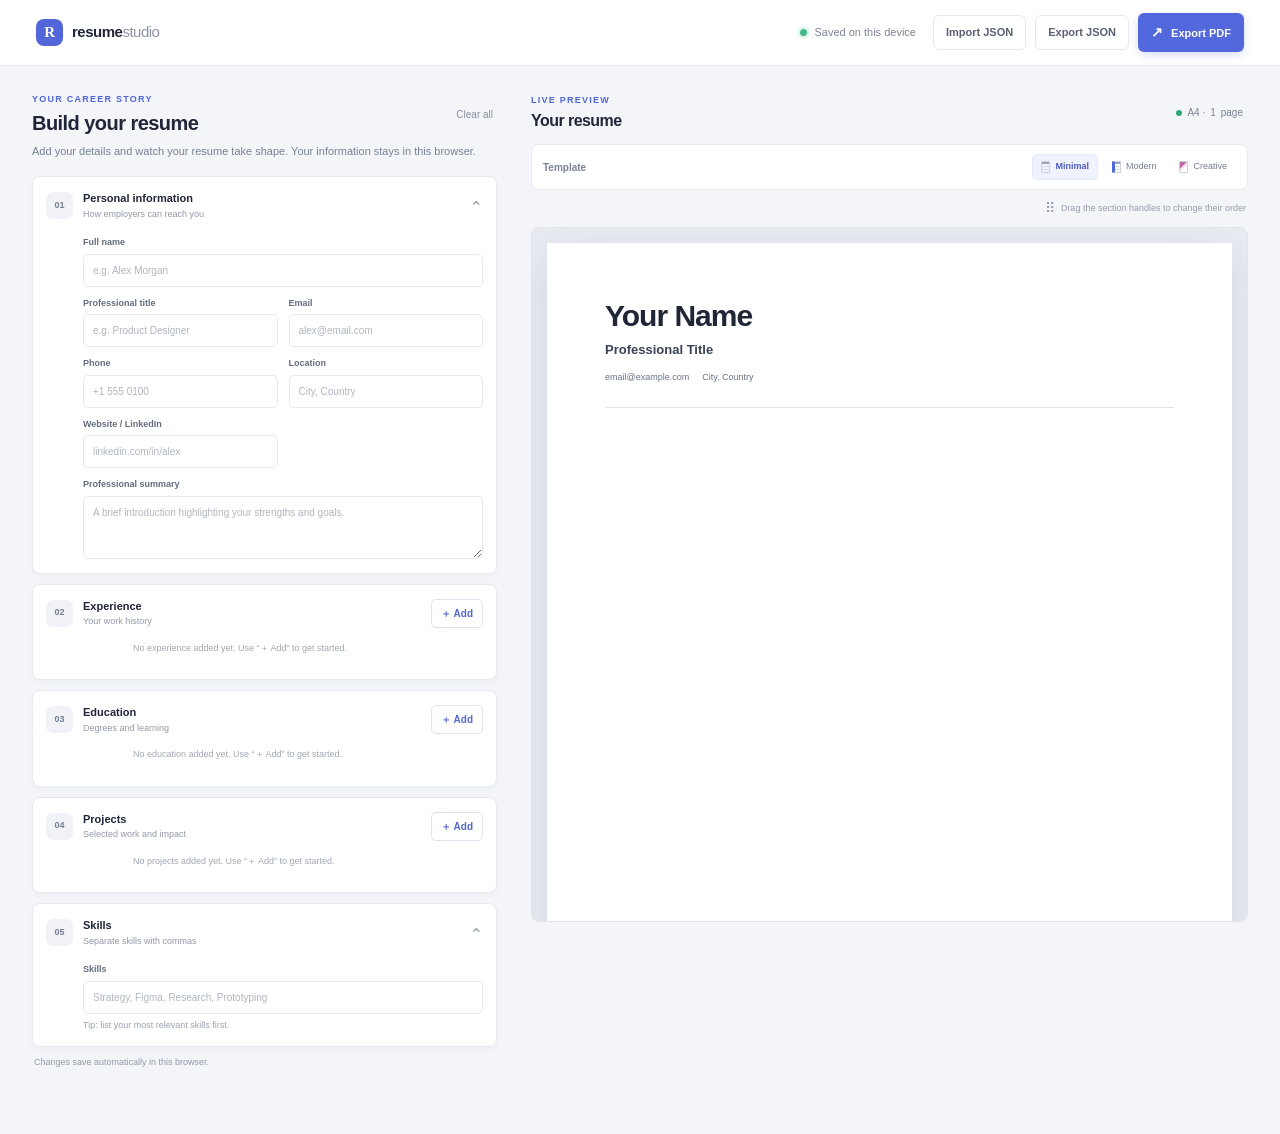
<file: Project3_ResumeBuilder/index.html>
<!doctype html>
<html lang="en">
<head>
  <meta charset="utf-8">
  <meta name="viewport" content="width=device-width, initial-scale=1">
  <meta name="theme-color" content="#f3f5f8">
  <title>Resume Studio — Offline Resume Builder</title>
  <link rel="stylesheet" href="styles.css">
  <script defer src="script.js"></script>
</head>
<body>
  <header class="app-header">
    <a class="brand" href="#" aria-label="Resume Studio home"><span class="brand-icon">R</span><span>resume<span class="brand-muted">studio</span></span></a>
    <div class="header-actions">
      <span class="local-status"><i></i> Saved on this device</span>
      <button id="importButton" class="button button-quiet" type="button">Import JSON</button>
      <button id="exportJsonButton" class="button button-quiet" type="button">Export JSON</button>
      <input id="importFile" type="file" accept=".json,application/json" hidden>
      <button id="printButton" class="button button-primary" type="button"><span aria-hidden="true">↗</span> Export PDF</button>
    </div>
  </header>

  <main class="workspace">
    <section class="editor-column" aria-labelledby="editorTitle">
      <div class="column-heading">
        <div><p class="eyebrow">YOUR CAREER STORY</p><h1 id="editorTitle">Build your resume</h1></div>
        <button id="resetButton" class="text-button" type="button">Clear all</button>
      </div>
      <p class="intro-copy">Add your details and watch your resume take shape. Your information stays in this browser.</p>

      <form id="resumeForm" autocomplete="on">
        <details class="form-card" open>
          <summary><span class="step-number">01</span><span><strong>Personal information</strong><small>How employers can reach you</small></span><span class="summary-chevron">⌄</span></summary>
          <div class="form-body personal-grid">
            <label class="field wide">Full name<input data-personal="name" name="name" placeholder="e.g. Alex Morgan"></label>
            <label class="field">Professional title<input data-personal="title" name="title" placeholder="e.g. Product Designer"></label>
            <label class="field">Email<input data-personal="email" name="email" type="email" placeholder="alex@email.com"></label>
            <label class="field">Phone<input data-personal="phone" name="phone" type="tel" placeholder="+1 555 0100"></label>
            <label class="field">Location<input data-personal="location" name="location" placeholder="City, Country"></label>
            <label class="field">Website / LinkedIn<input data-personal="website" name="website" placeholder="linkedin.com/in/alex"></label>
            <label class="field wide">Professional summary<textarea data-personal="summary" name="summary" rows="3" placeholder="A brief introduction highlighting your strengths and goals."></textarea></label>
          </div>
        </details>

        <section class="form-card collection-card" data-collection="experience">
          <div class="collection-heading"><span class="step-number">02</span><span><strong>Experience</strong><small>Your work history</small></span><button class="add-button" type="button" data-add="experience">＋ Add</button></div>
          <div class="entry-list" data-entry-list="experience"></div>
        </section>
        <section class="form-card collection-card" data-collection="education">
          <div class="collection-heading"><span class="step-number">03</span><span><strong>Education</strong><small>Degrees and learning</small></span><button class="add-button" type="button" data-add="education">＋ Add</button></div>
          <div class="entry-list" data-entry-list="education"></div>
        </section>
        <section class="form-card collection-card" data-collection="projects">
          <div class="collection-heading"><span class="step-number">04</span><span><strong>Projects</strong><small>Selected work and impact</small></span><button class="add-button" type="button" data-add="projects">＋ Add</button></div>
          <div class="entry-list" data-entry-list="projects"></div>
        </section>

        <details class="form-card" open>
          <summary><span class="step-number">05</span><span><strong>Skills</strong><small>Separate skills with commas</small></span><span class="summary-chevron">⌄</span></summary>
          <div class="form-body">
            <label class="field">Skills<input id="skillsInput" name="skills" placeholder="Strategy, Figma, Research, Prototyping"></label>
            <p class="field-help">Tip: list your most relevant skills first.</p>
          </div>
        </details>
      </form>
      <p id="editorStatus" class="editor-status" aria-live="polite">Changes save automatically in this browser.</p>
    </section>

    <section class="preview-column" aria-labelledby="previewTitle">
      <div class="preview-heading">
        <div><p class="eyebrow">LIVE PREVIEW</p><h2 id="previewTitle">Your resume</h2></div>
        <div class="paper-indicator"><span></span>A4 · <span id="pageEstimate">1</span> page<span id="pagePlural"></span></div>
      </div>
      <div class="template-bar" aria-label="Choose a resume template">
        <span>Template</span>
        <div class="template-options">
          <button type="button" class="template-option selected" data-template="minimal"><span class="template-swatch swatch-minimal"></span>Minimal</button>
          <button type="button" class="template-option" data-template="modern"><span class="template-swatch swatch-modern"></span>Modern</button>
          <button type="button" class="template-option" data-template="creative"><span class="template-swatch swatch-creative"></span>Creative</button>
        </div>
      </div>
      <div class="reorder-hint"><span aria-hidden="true">⠿</span> Drag the section handles to change their order</div>
      <div class="paper-viewport">
        <article id="resumePreview" class="resume-paper template-minimal" aria-label="Live resume preview" data-template="minimal">
          <header class="resume-header" data-resume-header></header>
          <div class="resume-content" data-resume-sections></div>
        </article>
      </div>
    </section>
  </main>
  <div id="toast" class="toast" role="status" aria-live="polite"></div>
</body>
</html>
</file>
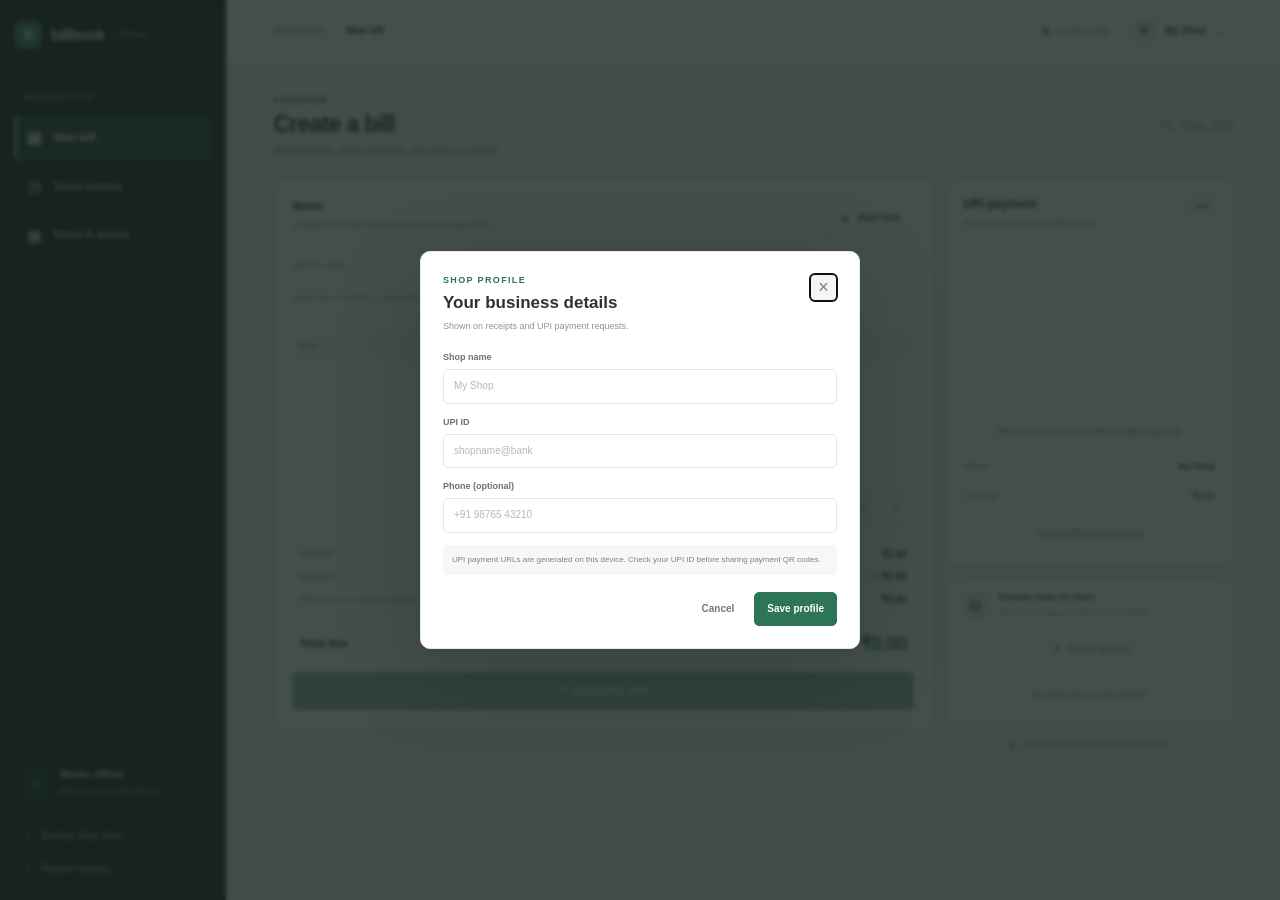
<file: Project7_BillBook/index.html>
<!doctype html>
<html lang="en">
<head>
  <meta charset="utf-8">
  <meta name="viewport" content="width=device-width, initial-scale=1">
  <meta name="theme-color" content="#f5f6f2">
  <meta name="description" content="A private, offline-first billing app for independent shops.">
  <title>BillBook — Shop billing, made simple</title>
  <link rel="manifest" href="manifest.json">
  <link rel="icon" href="data:image/svg+xml,%3Csvg xmlns='http://www.w3.org/2000/svg' viewBox='0 0 64 64'%3E%3Crect width='64' height='64' rx='16' fill='%232d7458'/%3E%3Cpath d='M18 15h20l10 10v24H18z' fill='none' stroke='white' stroke-width='4' stroke-linejoin='round'/%3E%3Cpath d='M37 15v12h11M25 35h16M25 42h12' fill='none' stroke='white' stroke-width='3'/%3E%3C/svg%3E">
  <link rel="stylesheet" href="styles.css">
  <script defer src="qrcode.min.js"></script>
  <script defer src="app.js"></script>
</head>
<body>
  <div class="app">
    <aside class="sidebar">
      <a class="brand" href="#" aria-label="BillBook home"><span class="brand-icon">B</span><span>billbook</span><span class="brand-tag">LOCAL</span></a>
      <div class="sidebar-label">WORKSPACE</div>
      <nav class="navigation" aria-label="Main navigation">
        <button class="nav-link active" data-view="billing"><span class="nav-icon">▤</span>New bill</button>
        <button class="nav-link" data-view="history"><span class="nav-icon">◷</span>Sales history</button>
        <button class="nav-link" data-view="items"><span class="nav-icon">▦</span>Items & prices</button>
      </nav>
      <div class="sidebar-foot">
        <div class="offline-card"><span class="offline-icon">⌁</span><div><strong>Works offline</strong><small>Data stays on this device</small></div></div>
        <button id="backupButton" class="backup-button"><span>⇩</span> Backup shop data</button>
        <button id="restoreButton" class="backup-button"><span>⇧</span> Restore backup</button>
        <input id="restoreInput" type="file" accept=".json,application/json" hidden>
      </div>
    </aside>

    <main class="main">
      <header class="topbar">
        <div class="page-crumb"><span>Workspace</span><i>/</i><strong id="pageName">New bill</strong></div>
        <div class="topbar-right">
          <span class="sync-status"><i></i><span id="saveStatus">Saved locally</span></span>
          <button id="shopSettingsButton" class="shop-button" aria-label="Edit shop profile"><span id="shopAvatar">S</span><span id="shopButtonName">My Shop</span><b>⌄</b></button>
        </div>
      </header>

      <div class="content">
        <section class="view active" id="view-billing">
          <div class="view-heading">
            <div><p class="eyebrow">COUNTER</p><h1>Create a bill</h1><p class="subheading">Add products, review the total, and share a receipt.</p></div>
            <span class="bill-date" id="todayDate"></span>
          </div>
          <div class="billing-layout">
            <section class="panel bill-builder">
              <div class="panel-top"><div><h2>Items</h2><p>Choose from your saved list or add a custom item.</p></div><button id="addLineButton" class="button button-outline"><span>＋</span> Add item</button></div>
              <div class="quick-items-wrap"><p class="section-caption">QUICK ADD</p><div id="quickItems" class="quick-items"></div></div>
              <div class="table-wrap">
                <table class="bill-table">
                  <thead><tr><th>Item</th><th>Price</th><th>Qty</th><th class="amount-col">Amount</th><th><span class="sr-only">Remove</span></th></tr></thead>
                  <tbody id="billLines"></tbody>
                </table>
                <div id="emptyBill" class="empty-lines"><span>＋</span><strong>Start your bill</strong><small>Pick a quick item or add a custom one.</small></div>
              </div>
              <div class="bill-options">
                <label class="compact-field">Discount <span class="input-suffix"><input id="discountInput" type="number" min="0" step="0.01" value="0" inputmode="decimal"><i>₹</i></span></label>
                <label class="compact-field">Tax rate <span class="input-suffix"><input id="taxInput" type="number" min="0" max="100" step="0.01" value="0" inputmode="decimal"><i>%</i></span></label>
              </div>
              <div class="totals">
                <div><span>Subtotal</span><strong id="subtotal">₹0.00</strong></div>
                <div><span>Discount</span><strong id="discountValue">− ₹0.00</strong></div>
                <div><span>Tax <small id="taxLabel">(0%)</small></span><strong id="taxValue">₹0.00</strong></div>
                <div class="grand-total"><span>Total due</span><strong id="grandTotal">₹0.00</strong></div>
              </div>
              <button id="completeSaleButton" class="button button-primary complete-button" disabled><span>✓</span> Complete sale</button>
            </section>

            <aside class="right-column">
              <section class="panel payment-panel">
                <div class="panel-top"><div><h2>UPI payment</h2><p>Scan to pay the exact bill amount.</p></div><span class="upi-mark">UPI</span></div>
                <div class="qr-wrap"><div id="qrCode" class="qr-code"><span class="qr-placeholder">QR</span></div></div>
                <div id="qrHint" class="qr-hint">Add your UPI ID in shop profile to enable payments.</div>
                <div class="payee-row"><span>Pay to</span><strong id="payeeName">My Shop</strong></div>
                <div class="payee-row"><span>Amount</span><strong id="qrAmount">₹0.00</strong></div>
                <button id="copyUpiButton" class="button button-outline copy-upi" disabled>Copy UPI payment link</button>
              </section>
              <section class="receipt-tools">
                <div><span class="receipt-icon">▧</span><div><strong>Receipt ready to share</strong><small>Save as an image or send it to a customer.</small></div></div>
                <button id="shareReceiptButton" class="button button-outline" disabled><span>↗</span> Share receipt</button>
                <button id="downloadReceiptButton" class="button button-quiet" disabled>Download receipt image</button>
              </section>
              <p class="privacy-note"><span>◉</span> Billing data is stored locally on this device.</p>
            </aside>
          </div>
        </section>

        <section class="view" id="view-history">
          <div class="view-heading">
            <div><p class="eyebrow">YOUR BUSINESS AT A GLANCE</p><h1>Sales history</h1><p class="subheading">A daily snapshot of your completed bills.</p></div>
            <button id="historyBackupButton" class="button button-outline">⇩ Export backup</button>
          </div>
          <div class="stats-grid">
            <article class="stat-card"><span class="stat-icon green">₹</span><div><small>Sales today</small><strong id="salesToday">₹0.00</strong><em id="salesTodayDate"></em></div></article>
            <article class="stat-card"><span class="stat-icon blue">▤</span><div><small>Bills today</small><strong id="billsToday">0</strong><em>Completed transactions</em></div></article>
            <article class="stat-card"><span class="stat-icon amber">◷</span><div><small>All-time sales</small><strong id="allSales">₹0.00</strong><em id="allBills">0 bills saved</em></div></article>
          </div>
          <section class="panel history-panel">
            <div class="panel-top"><div><h2>Recent bills</h2><p>Your sales saved on this device.</p></div><button id="clearHistoryButton" class="text-button">Clear history</button></div>
            <div class="table-wrap">
              <table class="history-table"><thead><tr><th>Invoice</th><th>Customer / items</th><th>Date & time</th><th class="amount-col">Amount</th><th></th></tr></thead><tbody id="historyRows"></tbody></table>
            </div>
            <div id="emptyHistory" class="empty-history"><span>◷</span><strong>No bills yet</strong><small>Completed sales will show up here.</small></div>
          </section>
        </section>

        <section class="view" id="view-items">
          <div class="view-heading">
            <div><p class="eyebrow">YOUR CATALOG</p><h1>Items & prices</h1><p class="subheading">Save common products for faster billing at the counter.</p></div>
          </div>
          <div class="catalog-layout">
            <section class="panel catalog-panel"><div class="panel-top"><div><h2>Saved items</h2><p>Tap an item while billing to add it to the invoice.</p></div><span id="catalogCount" class="count-pill">0 items</span></div><div id="catalogList" class="catalog-list"></div><div id="emptyCatalog" class="empty-history"><span>▦</span><strong>Your catalog is empty</strong><small>Add your most-sold items to get started.</small></div></section>
            <section class="panel add-item-panel"><div class="panel-top"><div><h2>Add an item</h2><p>Create a reusable quick-add product.</p></div></div>
              <form id="itemForm" class="stack-form">
                <label class="form-field">Item name<input id="itemName" required maxlength="70" placeholder="e.g. Cotton tote bag"></label>
                <label class="form-field">Selling price <span class="rupee-input"><i>₹</i><input id="itemPrice" required type="number" min="0.01" step="0.01" inputmode="decimal" placeholder="0.00"></span></label>
                <button class="button button-primary" type="submit">＋ Save item</button>
              </form>
            </section>
          </div>
        </section>
      </div>
    </main>
  </div>

  <dialog id="shopDialog" class="modal">
    <form method="dialog" id="shopForm">
      <div class="modal-heading"><div><p class="eyebrow">SHOP PROFILE</p><h2>Your business details</h2><p>Shown on receipts and UPI payment requests.</p></div><button class="modal-close" value="cancel" aria-label="Close">×</button></div>
      <label class="form-field">Shop name<input id="shopNameInput" required maxlength="80" placeholder="My Shop"></label>
      <label class="form-field">UPI ID <input id="upiIdInput" required maxlength="100" placeholder="shopname@bank"></label>
      <label class="form-field">Phone (optional)<input id="shopPhoneInput" type="tel" maxlength="30" placeholder="+91 98765 43210"></label>
      <p class="modal-note">UPI payment URLs are generated on this device. Check your UPI ID before sharing payment QR codes.</p>
      <div class="modal-actions"><button class="button button-quiet" value="cancel">Cancel</button><button id="saveShopButton" class="button button-primary" value="save">Save profile</button></div>
    </form>
  </dialog>
  <div id="toast" class="toast" role="status" aria-live="polite"></div>
</body>
</html>
</file>
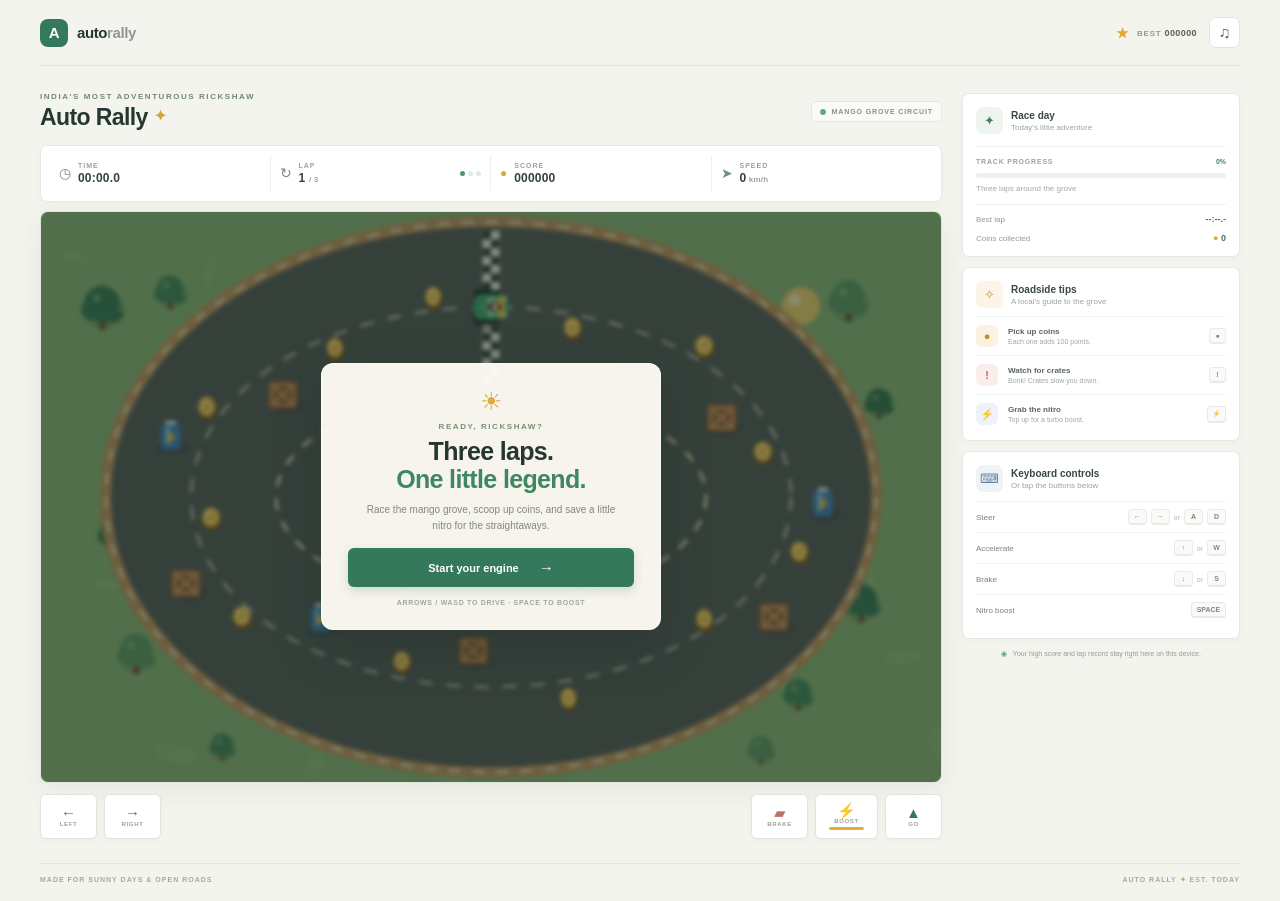
<file: Project8_AutoRally/index.html>
<!doctype html>
<html lang="en">
<head>
  <meta charset="utf-8">
  <meta name="viewport" content="width=device-width, initial-scale=1, maximum-scale=1, user-scalable=no">
  <meta name="theme-color" content="#172b27">
  <title>Auto Rally — Rickshaw Roadtrip</title>
  <link rel="stylesheet" href="style.css">
  <script defer src="game.js"></script>
</head>
<body>
  <main class="game-shell">
    <header class="topbar">
      <a class="brand" href="#" aria-label="Auto Rally"><span class="brand-mark">A</span><span>auto<span class="brand-light">rally</span></span></a>
      <div class="top-actions">
        <div class="best-chip"><span>★</span><span>BEST <b id="highScore">000000</b></span></div>
        <button id="muteButton" class="icon-button" type="button" aria-label="Mute sounds" title="Mute sounds"><span id="muteIcon">♫</span></button>
      </div>
    </header>

    <section class="game-layout">
      <div class="game-column">
        <div class="game-heading">
          <div><p class="eyebrow">INDIA'S MOST ADVENTUROUS RICKSHAW</p><h1>Auto Rally <span>✦</span></h1></div>
          <div class="track-tag"><i></i> MANGO GROVE CIRCUIT</div>
        </div>
        <div class="hud">
          <div class="hud-stat"><span class="hud-icon">◷</span><div><small>TIME</small><strong id="timer">00:00.0</strong></div></div>
          <div class="hud-stat lap-stat"><span class="hud-icon">↻</span><div><small>LAP</small><strong id="lapCounter">1 <i>/ 3</i></strong></div><div class="lap-dots"><i class="current"></i><i></i><i></i></div></div>
          <div class="hud-stat"><span class="hud-icon coin-icon">●</span><div><small>SCORE</small><strong id="score">000000</strong></div></div>
          <div class="hud-stat speed-stat"><span class="hud-icon">➤</span><div><small>SPEED</small><strong><span id="speed">0</span><i> km/h</i></strong></div></div>
        </div>
        <div class="canvas-frame">
          <canvas id="gameCanvas" aria-label="Auto Rally top-down racing game"></canvas>
          <div id="startOverlay" class="overlay">
            <div class="overlay-card">
              <span class="overlay-sun">☀</span>
              <p class="eyebrow">READY, RICKSHAW?</p>
              <h2>Three laps.<br><em>One little legend.</em></h2>
              <p>Race the mango grove, scoop up coins, and save a little nitro for the straightaways.</p>
              <button id="startButton" class="start-button" type="button">Start your engine <span>→</span></button>
              <small>ARROWS / WASD TO DRIVE · SPACE TO BOOST</small>
            </div>
          </div>
          <div id="finishOverlay" class="overlay hidden">
            <div class="overlay-card finish-card">
              <span class="overlay-sun">🏁</span>
              <p class="eyebrow">RALLY COMPLETE</p>
              <h2 id="finishTitle">What a ride!</h2>
              <div class="finish-stats"><span>TIME <b id="finalTime">00:00.0</b></span><span>SCORE <b id="finalScore">000000</b></span></div>
              <p id="recordText" class="record-text"></p>
              <button id="replayButton" class="start-button" type="button">Race again <span>↻</span></button>
            </div>
          </div>
        </div>
        <div class="control-row">
          <div class="drive-controls" aria-label="Driving controls">
            <button class="control-btn steer-btn" data-control="left" aria-label="Steer left"><span>←</span><small>LEFT</small></button>
            <button class="control-btn steer-btn" data-control="right" aria-label="Steer right"><span>→</span><small>RIGHT</small></button>
          </div>
          <div class="action-controls">
            <button class="control-btn brake-btn" data-control="brake" aria-label="Brake"><span>▰</span><small>BRAKE</small></button>
            <button class="control-btn boost-btn" data-control="boost" aria-label="Boost"><span>⚡</span><small>BOOST</small><i id="nitroMeter"><b></b></i></button>
            <button class="control-btn gas-btn" data-control="gas" aria-label="Accelerate"><span>▲</span><small>GO</small></button>
          </div>
        </div>
      </div>
      <aside class="side-column">
        <section class="side-card race-card">
          <div class="side-heading"><span class="side-icon green">✦</span><div><h2>Race day</h2><small>Today's little adventure</small></div></div>
          <div class="race-progress"><div class="progress-label"><span>TRACK PROGRESS</span><b id="progressLabel">0%</b></div><div class="progress-track"><span id="progressBar"></span></div><div class="progress-note">Three laps around the grove</div></div>
          <div class="race-record"><span>Best lap</span><strong id="bestLap">--:--.-</strong></div>
          <div class="race-record"><span>Coins collected</span><strong><span class="coin-mini">●</span> <b id="coinCount">0</b></strong></div>
        </section>
        <section class="side-card tips-card">
          <div class="side-heading"><span class="side-icon amber">✧</span><div><h2>Roadside tips</h2><small>A local's guide to the grove</small></div></div>
          <div class="tip"><span class="tip-badge coin-badge">●</span><div><strong>Pick up coins</strong><small>Each one adds 100 points.</small></div><kbd>●</kbd></div>
          <div class="tip"><span class="tip-badge hazard-badge">!</span><div><strong>Watch for crates</strong><small>Bonk! Crates slow you down.</small></div><kbd>!</kbd></div>
          <div class="tip"><span class="tip-badge nitro-badge">⚡</span><div><strong>Grab the nitro</strong><small>Top up for a turbo boost.</small></div><kbd>⚡</kbd></div>
        </section>
        <section class="side-card controls-card">
          <div class="side-heading"><span class="side-icon blue">⌨</span><div><h2>Keyboard controls</h2><small>Or tap the buttons below</small></div></div>
          <div class="key-row"><span>Steer</span><div><kbd>←</kbd><kbd>→</kbd><span>or</span><kbd>A</kbd><kbd>D</kbd></div></div>
          <div class="key-row"><span>Accelerate</span><div><kbd>↑</kbd><span>or</span><kbd>W</kbd></div></div>
          <div class="key-row"><span>Brake</span><div><kbd>↓</kbd><span>or</span><kbd>S</kbd></div></div>
          <div class="key-row"><span>Nitro boost</span><div><kbd>SPACE</kbd></div></div>
        </section>
        <p class="local-note"><span>◉</span> Your high score and lap record stay right here on this device.</p>
      </aside>
    </section>
    <footer class="footer"><span>MADE FOR SUNNY DAYS &amp; OPEN ROADS</span><span>AUTO RALLY <i>✦</i> EST. TODAY</span></footer>
  </main>
</body>
</html>
</file>
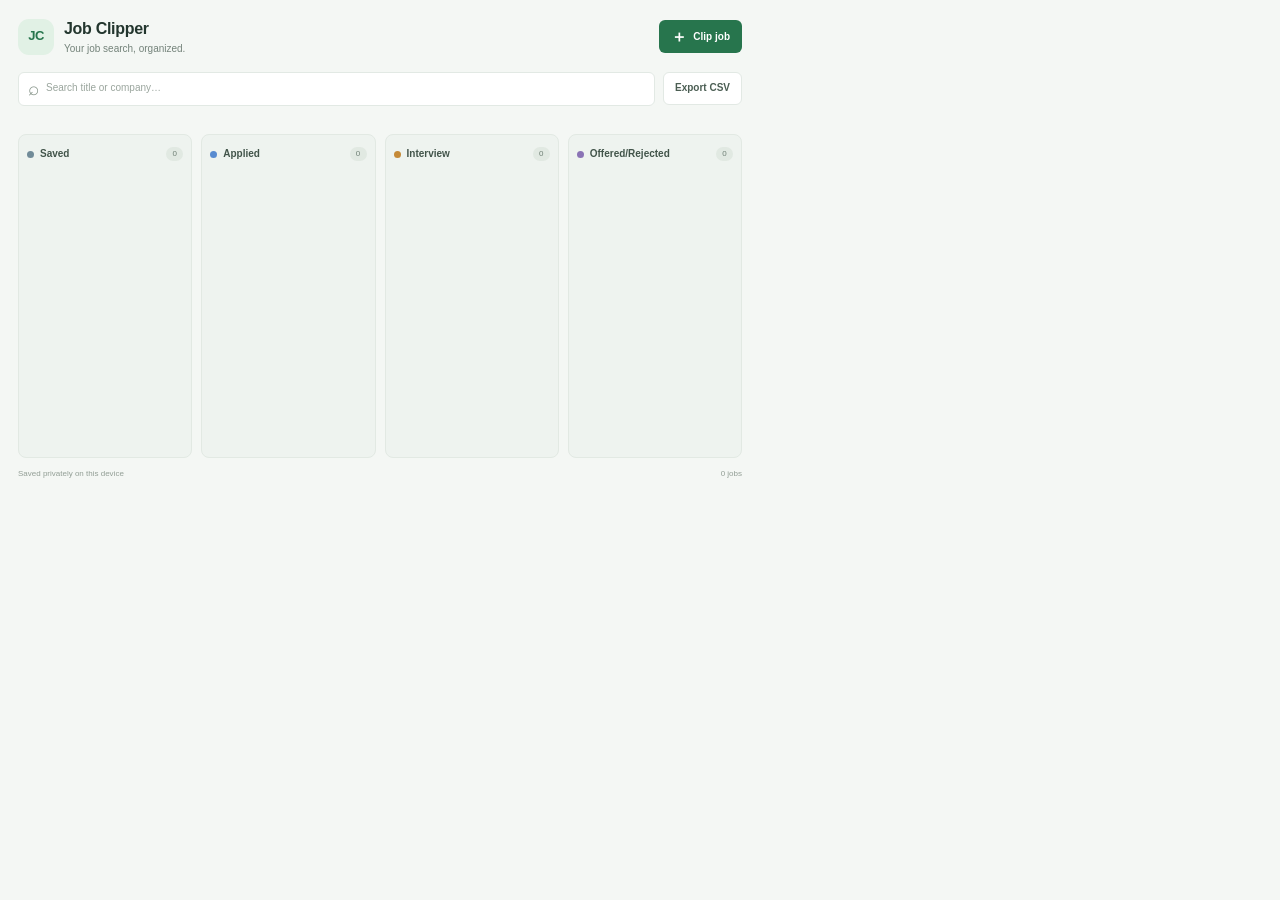
<file: Project10_JobClipper/popup.html>
<!doctype html>
<html lang="en">
<head>
  <meta charset="utf-8">
  <meta name="viewport" content="width=device-width, initial-scale=1">
  <title>Job Clipper</title>
  <link rel="stylesheet" href="styles.css">
  <script defer src="popup.js"></script>
</head>
<body>
  <main class="app">
    <header class="topbar">
      <div class="brand">
        <span class="brand-mark" aria-hidden="true">JC</span>
        <div><h1>Job Clipper</h1><p>Your job search, organized.</p></div>
      </div>
      <button id="clipButton" class="button button-primary" type="button"><span aria-hidden="true">＋</span> Clip job</button>
    </header>
    <section class="toolbar" aria-label="Board tools">
      <label class="search">
        <span aria-hidden="true">⌕</span>
        <span class="sr-only">Search jobs</span>
        <input id="searchInput" type="search" placeholder="Search title or company…" autocomplete="off">
      </label>
      <button id="exportButton" class="button button-secondary" type="button">Export CSV</button>
    </section>
    <p id="statusMessage" class="status-message" role="status" aria-live="polite"></p>
    <section id="jobFormPanel" class="form-panel hidden" aria-labelledby="formTitle">
      <div class="form-heading">
        <div><p class="eyebrow">JOB DETAILS</p><h2 id="formTitle">Save a job</h2></div>
        <button id="closeFormButton" class="icon-button" type="button" aria-label="Close form">×</button>
      </div>
      <form id="jobForm">
        <div class="form-grid">
          <label>Job title <input id="jobTitle" name="title" maxlength="200" required></label>
          <label>Company <input id="jobCompany" name="company" maxlength="160" placeholder="Company name"></label>
          <label class="wide">Job URL <input id="jobUrl" name="url" type="url" maxlength="2048" placeholder="https://…" required></label>
          <label>Application deadline <input id="jobDeadline" name="deadline" type="date"></label>
          <label>Stage
            <select id="jobStage" name="stage">
              <option value="saved">Saved</option><option value="applied">Applied</option>
              <option value="interview">Interview</option><option value="closed">Offered/Rejected</option>
            </select>
          </label>
        </div>
        <p id="formHint" class="form-hint">Detected details are editable before saving.</p>
        <div class="form-actions">
          <button id="cancelFormButton" class="button button-secondary" type="button">Cancel</button>
          <button id="saveJobButton" class="button button-primary" type="submit">Save job</button>
        </div>
      </form>
    </section>
    <section id="board" class="board" aria-label="Job application board">
      <div class="column" data-stage="saved">
        <header class="column-header"><span class="stage-dot dot-saved"></span><h2>Saved</h2><span class="column-count">0</span></header>
        <div class="card-list" data-drop-stage="saved"></div>
      </div>
      <div class="column" data-stage="applied">
        <header class="column-header"><span class="stage-dot dot-applied"></span><h2>Applied</h2><span class="column-count">0</span></header>
        <div class="card-list" data-drop-stage="applied"></div>
      </div>
      <div class="column" data-stage="interview">
        <header class="column-header"><span class="stage-dot dot-interview"></span><h2>Interview</h2><span class="column-count">0</span></header>
        <div class="card-list" data-drop-stage="interview"></div>
      </div>
      <div class="column" data-stage="closed">
        <header class="column-header"><span class="stage-dot dot-closed"></span><h2>Offered/Rejected</h2><span class="column-count">0</span></header>
        <div class="card-list" data-drop-stage="closed"></div>
      </div>
    </section>
    <footer><span>Saved privately on this device</span><span id="jobTotal">0 jobs</span></footer>
    <div id="toast" class="toast" role="status" aria-live="polite"></div>
  </main>
</body>
</html>
</file>
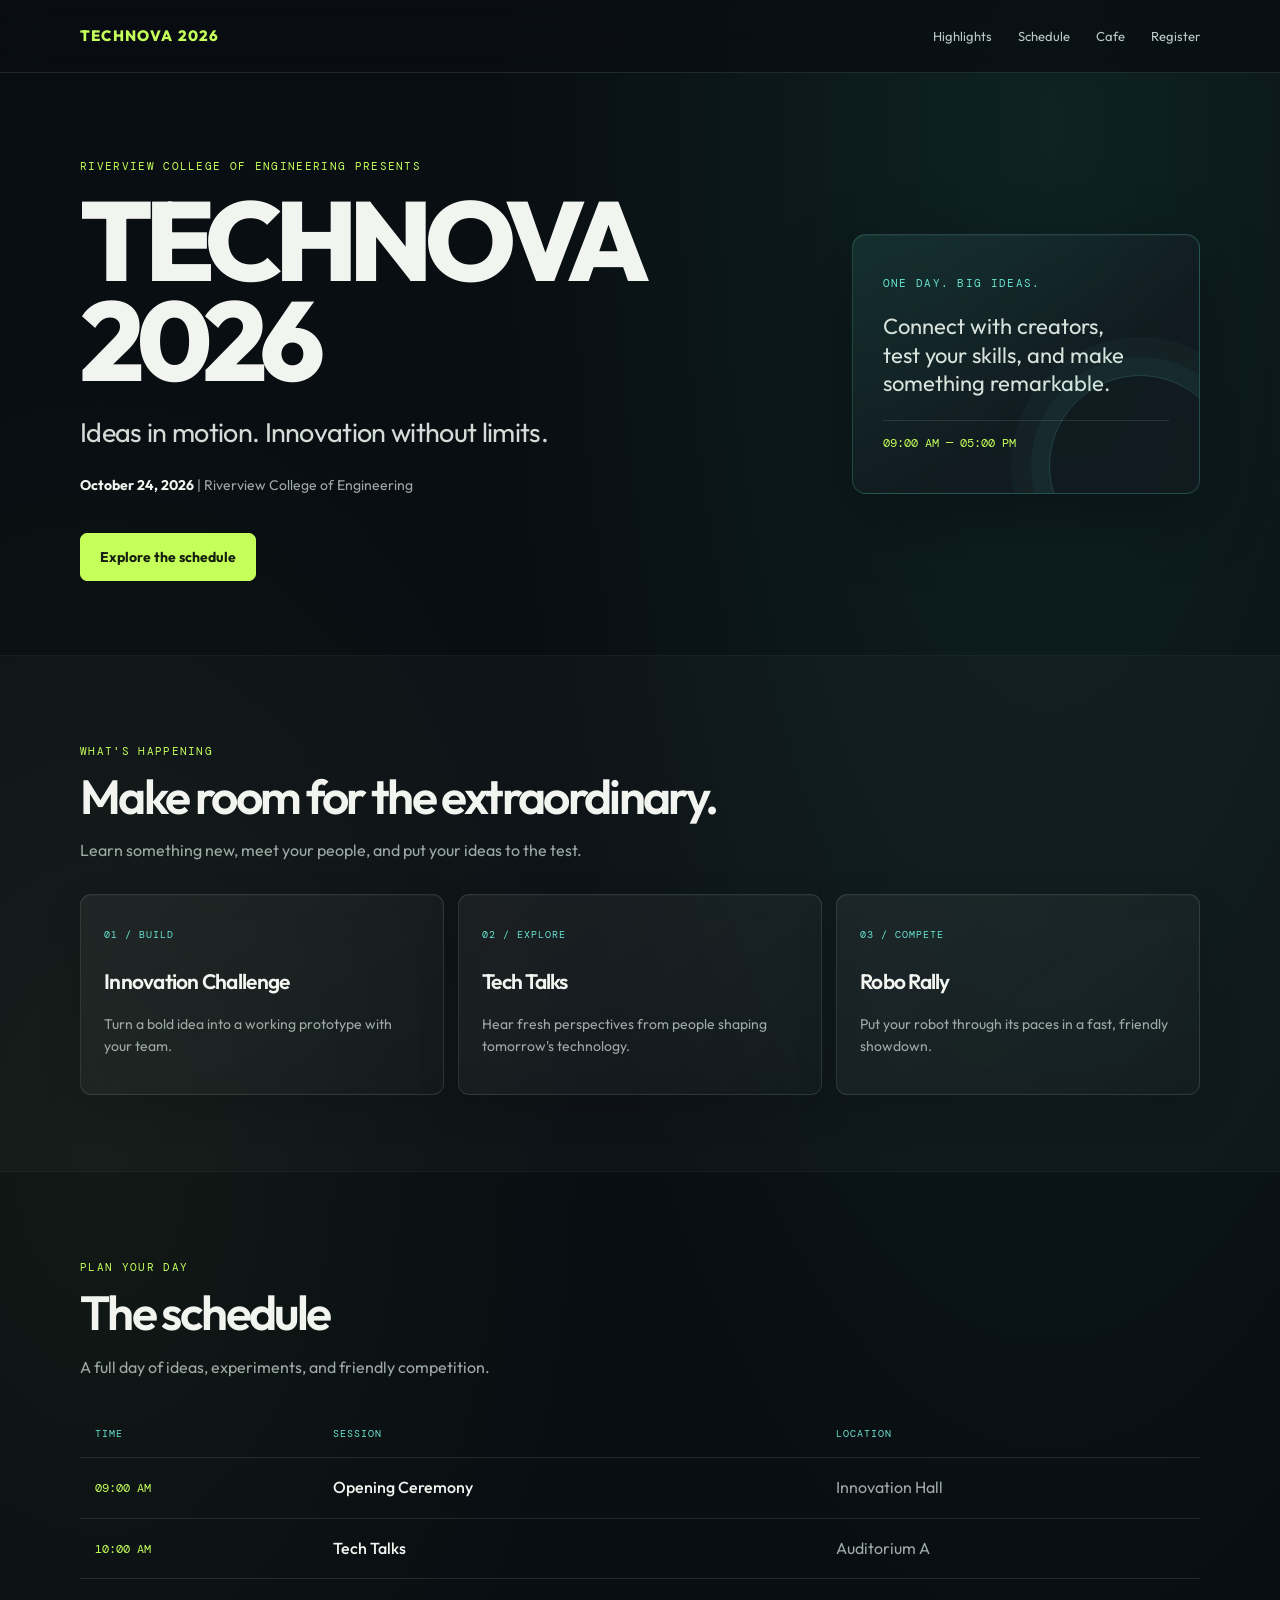
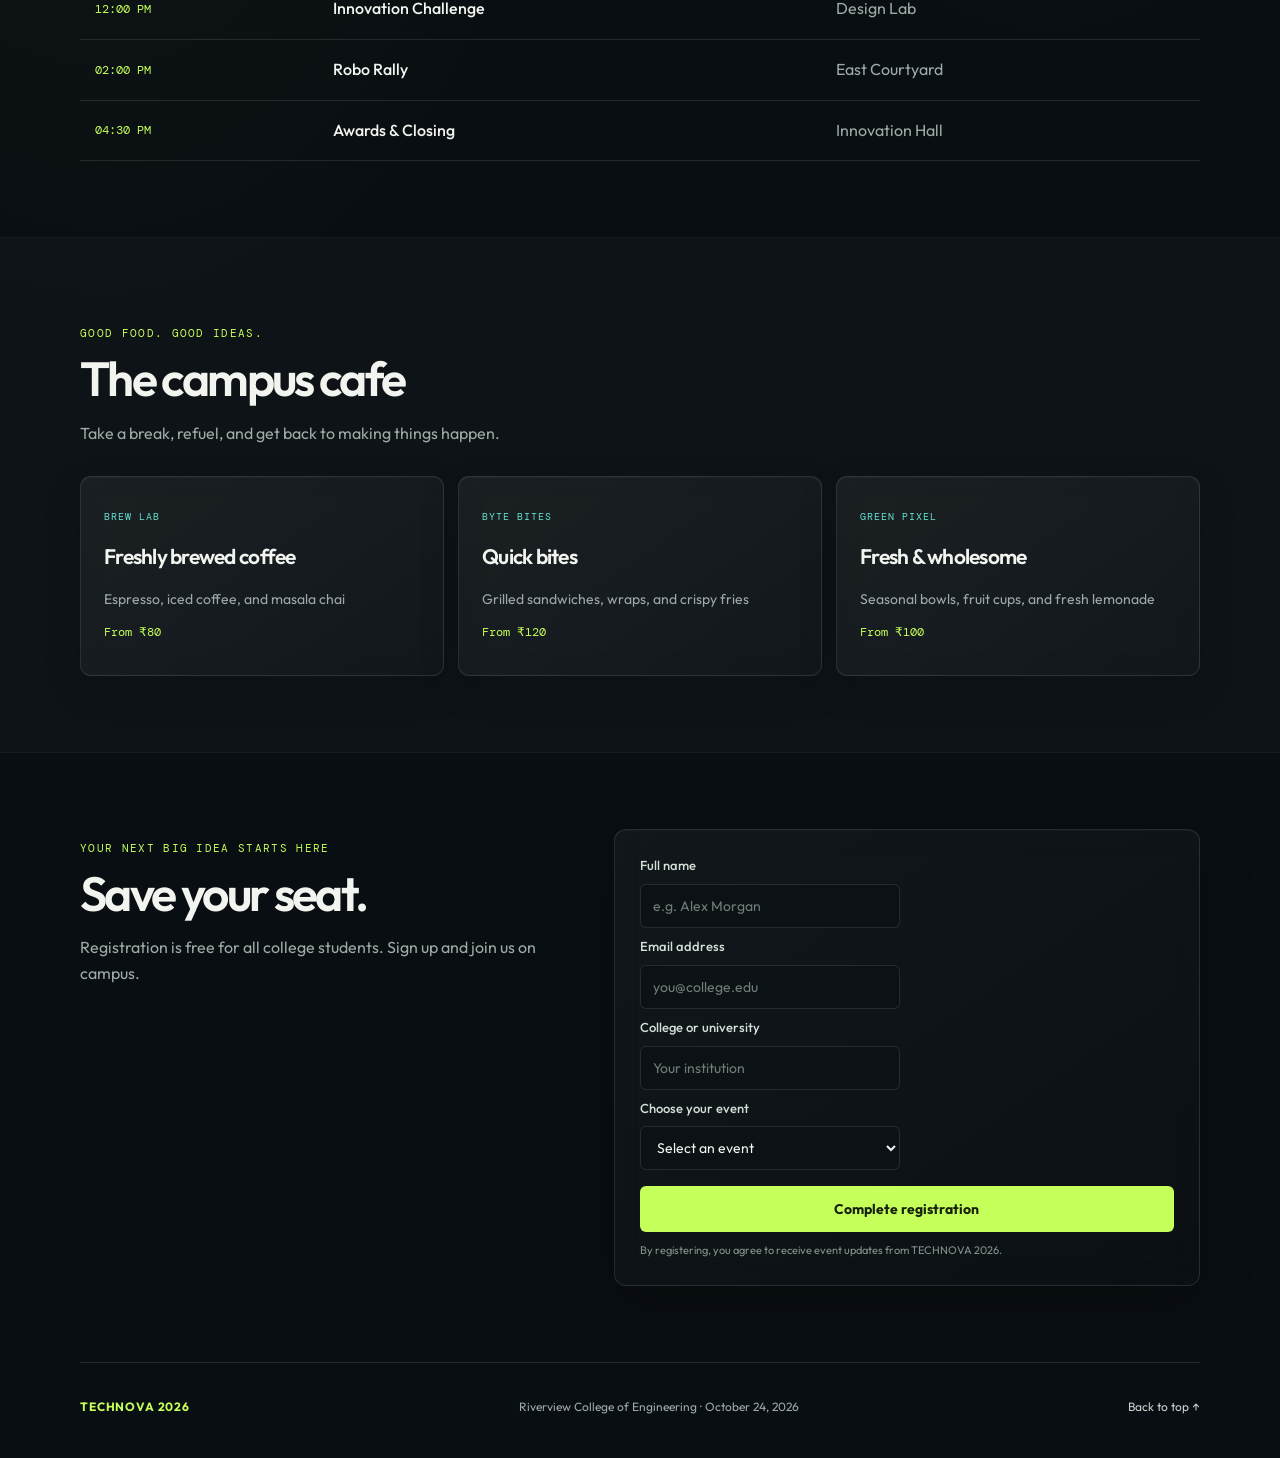
<file: Project17_DesignRedesign/after.html>
<!doctype html>
<html lang="en">
<head>
  <meta charset="utf-8">
  <meta name="viewport" content="width=device-width, initial-scale=1">
  <title>TECHNOVA 2026 | College Technical Symposium</title>
  <link rel="preconnect" href="https://fonts.googleapis.com">
  <link rel="preconnect" href="https://fonts.gstatic.com" crossorigin>
  <link href="https://fonts.googleapis.com/css2?family=DM+Mono:wght@400;500&family=Outfit:wght@400;500;600;700;800&display=swap" rel="stylesheet">
  <style>
    :root {
      color-scheme: dark;
      --ink: #f2f4ef;
      --muted: #9daaa5;
      --base: #090e12;
      --panel: rgba(18, 27, 33, .78);
      --line: rgba(191, 224, 207, .13);
      --lime: #c5ff5a;
      --cyan: #66e4d1;
      --mono: "DM Mono", monospace;
      --sans: "Outfit", "Inter", sans-serif;
    }
    * { box-sizing: border-box; }
    html { scroll-behavior: smooth; scroll-padding-top: 85px; }
    body {
      margin: 0;
      background:
        radial-gradient(ellipse at 82% 4%, rgba(32, 108, 94, .22), transparent 34rem),
        radial-gradient(ellipse at 8% 38%, rgba(76, 104, 49, .12), transparent 30rem),
        var(--base);
      color: var(--ink);
      font: 16px/1.6 var(--sans);
    }
    a { color: inherit; }
    header {
      position: sticky;
      z-index: 5;
      top: 0;
      border-bottom: 1px solid var(--line);
      background: rgba(9, 14, 18, .78);
      backdrop-filter: blur(18px);
    }
    header > div {
      width: min(1120px, calc(100% - 40px));
      min-height: 72px;
      display: flex;
      align-items: center;
      justify-content: space-between;
      gap: 20px;
      margin: auto;
    }
    header > div > a {
      color: var(--lime);
      font-size: 15px;
      font-weight: 800;
      letter-spacing: .08em;
      text-decoration: none;
      white-space: nowrap;
    }
    nav { display: flex; flex-wrap: wrap; gap: 8px 26px; }
    nav a {
      color: #bdc9c4;
      font-size: 13px;
      text-decoration: none;
      transition: color .2s ease;
    }
    nav a:hover, nav a:focus-visible { color: var(--lime); }
    main { overflow: hidden; }
    section { width: min(1120px, calc(100% - 40px)); margin: auto; }
    #home {
      min-height: 570px;
      display: grid;
      grid-template-columns: minmax(0, 1.35fr) minmax(240px, .65fr);
      align-items: center;
      gap: 48px;
      padding-top: 74px;
      padding-bottom: 74px;
    }
    #home > div:first-child > p:first-child,
    #highlights > div:first-child > p:first-child,
    #schedule > div:first-child > p:first-child,
    #cafe > div:first-child > p:first-child,
    #register > div:first-child > p:first-child {
      color: var(--lime);
      font: 11px/1.5 var(--mono);
      letter-spacing: .12em;
    }
    #home h1 {
      max-width: 760px;
      margin: 15px 0 8px;
      font-size: clamp(58px, 10vw, 112px);
      font-weight: 800;
      letter-spacing: -.075em;
      line-height: .9;
    }
    #home > div:first-child > p:nth-of-type(2) {
      margin: 20px 0;
      color: #d3ddd7;
      font-size: clamp(19px, 2.8vw, 27px);
      letter-spacing: -.025em;
    }
    #home > div:first-child > p:nth-of-type(3) { color: var(--muted); font-size: 14px; }
    #home strong { color: var(--ink); }
    #home > div:first-child > a {
      display: inline-flex;
      margin-top: 22px;
      padding: 12px 19px;
      border: 1px solid var(--lime);
      border-radius: 7px;
      background: var(--lime);
      color: #172010;
      font-size: 14px;
      font-weight: 700;
      text-decoration: none;
      transition: transform .2s ease, box-shadow .2s ease;
    }
    #home > div:first-child > a:hover { transform: translateY(-2px); box-shadow: 0 10px 32px #c5ff5a2c; }
    #home > div:nth-child(2) {
      position: relative;
      padding: 30px;
      overflow: hidden;
      border: 1px solid rgba(102, 228, 209, .22);
      border-radius: 14px;
      background: linear-gradient(145deg, rgba(102, 228, 209, .1), rgba(18, 27, 33, .8) 60%);
      box-shadow: 0 22px 70px #0005, inset 0 1px #ffffff0b;
      backdrop-filter: blur(16px);
    }
    #home > div:nth-child(2)::after {
      position: absolute;
      right: -32px;
      bottom: -64px;
      width: 180px;
      height: 180px;
      border: 1px solid #66e4d133;
      border-radius: 50%;
      box-shadow: 0 0 0 18px #66e4d10a, 0 0 0 38px #66e4d108;
      content: "";
      pointer-events: none;
    }
    #home > div:nth-child(2) p:first-child { color: var(--cyan); font: 11px var(--mono); letter-spacing: .12em; }
    #home > div:nth-child(2) p:nth-child(2) { max-width: 260px; color: #d7e2dc; font-size: 22px; line-height: 1.3; }
    #home > div:nth-child(2) p:last-child { padding-top: 14px; border-top: 1px solid var(--line); color: var(--lime); font: 12px var(--mono); }
    #highlights, #schedule, #cafe, #register { padding-top: 76px; padding-bottom: 76px; }
    #highlights, #cafe {
      width: 100%;
      padding-right: max(20px, calc((100% - 1120px) / 2));
      padding-left: max(20px, calc((100% - 1120px) / 2));
      background: rgba(255,255,255,.018);
      border-top: 1px solid #ffffff08;
      border-bottom: 1px solid #ffffff08;
    }
    #highlights > div:first-child, #schedule > div:first-child, #cafe > div:first-child, #register > div:first-child { max-width: 650px; margin-bottom: 30px; }
    section h2 { margin: 7px 0 10px; font-size: clamp(32px, 5vw, 48px); font-weight: 600; letter-spacing: -.055em; line-height: 1.08; }
    #highlights > div:first-child > p:last-child, #schedule > div:first-child > p:last-child,
    #cafe > div:first-child > p:last-child, #register > div:first-child > p:last-child { color: var(--muted); }
    #highlights > div:nth-child(2), #cafe > div:nth-child(2) { display: grid; grid-template-columns: repeat(3, minmax(0, 1fr)); gap: 14px; }
    article {
      padding: 23px;
      border: 1px solid var(--line);
      border-radius: 11px;
      background: linear-gradient(145deg, rgba(255,255,255,.055), rgba(255,255,255,.018));
      box-shadow: 0 14px 40px #0002, inset 0 1px #ffffff08;
      backdrop-filter: blur(12px);
      transition: transform .22s ease, border-color .22s ease, background .22s ease;
    }
    article:hover { transform: translateY(-5px); border-color: #c5ff5a55; background: linear-gradient(145deg, #c5ff5a0e, #ffffff04); }
    article > p:first-child { color: var(--cyan); font: 10px var(--mono); letter-spacing: .1em; }
    article h3 { margin: 24px 0 8px; font-size: 21px; font-weight: 600; letter-spacing: -.035em; }
    article p:not(:first-child) { color: var(--muted); font-size: 14px; }
    #schedule table { width: 100%; border-collapse: collapse; text-align: left; }
    #schedule th { color: var(--cyan); font: 10px var(--mono); letter-spacing: .1em; }
    #schedule th, #schedule td { padding: 17px 15px; border-bottom: 1px solid var(--line); }
    #schedule td:first-child { color: var(--lime); font: 12px var(--mono); white-space: nowrap; }
    #schedule td:nth-child(2) { font-weight: 500; }
    #schedule td:last-child { color: var(--muted); }
    #cafe article h3 { margin-top: 17px; }
    #cafe article p:last-child { color: var(--lime); font: 12px var(--mono); }
    #register { display: grid; grid-template-columns: .9fr 1.1fr; align-items: start; gap: 54px; }
    #register form {
      display: grid;
      grid-template-columns: 1fr 1fr;
      gap: 8px 14px;
      padding: 25px;
      border: 1px solid var(--line);
      border-radius: 12px;
      background: linear-gradient(145deg, #ffffff0a, #ffffff03);
      box-shadow: 0 18px 55px #0003, inset 0 1px #ffffff08;
      backdrop-filter: blur(14px);
    }
    #register form label { align-self: end; color: #d4dfd8; font-size: 13px; font-weight: 500; }
    #register form input, #register form select {
      width: 100%;
      min-height: 44px;
      padding: 10px 12px;
      border: 1px solid #ffffff1b;
      border-radius: 6px;
      outline: none;
      background: #0b1115;
      color: var(--ink);
      font: 14px var(--sans);
      transition: border-color .18s ease, box-shadow .18s ease;
    }
    #register form input:focus, #register form select:focus { border-color: var(--cyan); box-shadow: 0 0 0 3px #66e4d11d; }
    #register form input::placeholder { color: #6f7d76; }
    #register form label[for="full-name"], #register form label[for="email"],
    #register form label[for="college"], #register form label[for="event"],
    #register form button, #register form > p { grid-column: 1 / -1; }
    #register form button {
      min-height: 46px;
      margin-top: 8px;
      border: 0;
      border-radius: 6px;
      background: var(--lime);
      color: #19220f;
      font: 700 14px var(--sans);
      transition: transform .2s ease, box-shadow .2s ease, background .2s ease;
    }
    #register form button:hover { transform: translateY(-2px); background: #d4ff83; box-shadow: 0 9px 24px #c5ff5a27; }
    #register form > p { margin: 2px 0 0; color: #85938b; font-size: 11px; }
    footer {
      display: flex;
      width: min(1120px, calc(100% - 40px));
      align-items: center;
      justify-content: space-between;
      gap: 15px;
      margin: auto;
      padding: 22px 0 30px;
      border-top: 1px solid var(--line);
      color: var(--muted);
      font-size: 12px;
    }
    footer p:first-child { color: var(--lime); font-weight: 700; letter-spacing: .07em; }
    footer a { color: #c8d3cd; text-decoration: none; }
    footer a:hover { color: var(--lime); }
    @media (max-width: 760px) {
      header > div { width: min(100% - 32px, 600px); min-height: 64px; align-items: flex-start; flex-direction: column; justify-content: center; gap: 4px; padding: 10px 0; }
      nav { gap: 4px 17px; }
      nav a { font-size: 12px; }
      section { width: min(100% - 32px, 600px); }
      #home { min-height: auto; grid-template-columns: 1fr; gap: 35px; padding-top: 75px; padding-bottom: 65px; }
      #home > div:nth-child(2) { max-width: 430px; }
      #highlights, #cafe { padding-right: max(16px, calc((100% - 600px) / 2)); padding-left: max(16px, calc((100% - 600px) / 2)); }
      #highlights, #schedule, #cafe, #register { padding-top: 58px; padding-bottom: 58px; }
      #highlights > div:nth-child(2), #cafe > div:nth-child(2) { grid-template-columns: 1fr; }
      #register { grid-template-columns: 1fr; gap: 15px; }
      footer { width: calc(100% - 32px); flex-wrap: wrap; }
    }
    @media (max-width: 480px) {
      #home h1 { font-size: clamp(53px, 16vw, 76px); }
      #schedule { overflow-x: auto; }
      #schedule table { min-width: 510px; }
      #schedule th, #schedule td { padding: 13px 10px; }
      #register form { grid-template-columns: 1fr; padding: 19px; }
      #register form label, #register form input, #register form select { grid-column: 1 / -1; }
      footer { align-items: flex-start; flex-direction: column; gap: 5px; }
    }
    @media (prefers-reduced-motion: reduce) {
      *, *::before, *::after { scroll-behavior: auto !important; transition-duration: .01ms !important; }
    }
  </style>
</head>
<body>
  <header>
    <div>
      <a href="#home">TECHNOVA 2026</a>
      <nav aria-label="Main navigation">
        <a href="#highlights">Highlights</a>
        <a href="#schedule">Schedule</a>
        <a href="#cafe">Cafe</a>
        <a href="#register">Register</a>
      </nav>
    </div>
  </header>
  <main>
    <section id="home">
      <div>
        <p>RIVERVIEW COLLEGE OF ENGINEERING PRESENTS</p>
        <h1>TECHNOVA 2026</h1>
        <p>Ideas in motion. Innovation without limits.</p>
        <p><strong>October 24, 2026</strong> <span> | </span> <span>Riverview College of Engineering</span></p>
        <a href="#schedule">Explore the schedule</a>
      </div>
      <div>
        <p>ONE DAY. BIG IDEAS.</p>
        <p>Connect with creators, test your skills, and make something remarkable.</p>
        <p>09:00 AM — 05:00 PM</p>
      </div>
    </section>
    <section id="highlights">
      <div>
        <p>WHAT'S HAPPENING</p>
        <h2>Make room for the extraordinary.</h2>
        <p>Learn something new, meet your people, and put your ideas to the test.</p>
      </div>
      <div>
        <article>
          <p>01 / BUILD</p>
          <h3>Innovation Challenge</h3>
          <p>Turn a bold idea into a working prototype with your team.</p>
        </article>
        <article>
          <p>02 / EXPLORE</p>
          <h3>Tech Talks</h3>
          <p>Hear fresh perspectives from people shaping tomorrow's technology.</p>
        </article>
        <article>
          <p>03 / COMPETE</p>
          <h3>Robo Rally</h3>
          <p>Put your robot through its paces in a fast, friendly showdown.</p>
        </article>
      </div>
    </section>
    <section id="schedule">
      <div>
        <p>PLAN YOUR DAY</p>
        <h2>The schedule</h2>
        <p>A full day of ideas, experiments, and friendly competition.</p>
      </div>
      <table>
        <thead>
          <tr><th>TIME</th><th>SESSION</th><th>LOCATION</th></tr>
        </thead>
        <tbody>
          <tr><td>09:00 AM</td><td>Opening Ceremony</td><td>Innovation Hall</td></tr>
          <tr><td>10:00 AM</td><td>Tech Talks</td><td>Auditorium A</td></tr>
          <tr><td>12:00 PM</td><td>Innovation Challenge</td><td>Design Lab</td></tr>
          <tr><td>02:00 PM</td><td>Robo Rally</td><td>East Courtyard</td></tr>
          <tr><td>04:30 PM</td><td>Awards &amp; Closing</td><td>Innovation Hall</td></tr>
        </tbody>
      </table>
    </section>
    <section id="cafe">
      <div>
        <p>GOOD FOOD. GOOD IDEAS.</p>
        <h2>The campus cafe</h2>
        <p>Take a break, refuel, and get back to making things happen.</p>
      </div>
      <div>
        <article>
          <p>BREW LAB</p>
          <h3>Freshly brewed coffee</h3>
          <p>Espresso, iced coffee, and masala chai</p>
          <p>From ₹80</p>
        </article>
        <article>
          <p>BYTE BITES</p>
          <h3>Quick bites</h3>
          <p>Grilled sandwiches, wraps, and crispy fries</p>
          <p>From ₹120</p>
        </article>
        <article>
          <p>GREEN PIXEL</p>
          <h3>Fresh &amp; wholesome</h3>
          <p>Seasonal bowls, fruit cups, and fresh lemonade</p>
          <p>From ₹100</p>
        </article>
      </div>
    </section>
    <section id="register">
      <div>
        <p>YOUR NEXT BIG IDEA STARTS HERE</p>
        <h2>Save your seat.</h2>
        <p>Registration is free for all college students. Sign up and join us on campus.</p>
      </div>
      <form action="#" method="get">
        <label for="full-name">Full name</label>
        <input id="full-name" name="name" type="text" placeholder="e.g. Alex Morgan" required>
        <label for="email">Email address</label>
        <input id="email" name="email" type="email" placeholder="you@college.edu" required>
        <label for="college">College or university</label>
        <input id="college" name="college" type="text" placeholder="Your institution" required>
        <label for="event">Choose your event</label>
        <select id="event" name="event" required>
          <option value="">Select an event</option>
          <option value="innovation-challenge">Innovation Challenge</option>
          <option value="tech-talks">Tech Talks</option>
          <option value="robo-rally">Robo Rally</option>
        </select>
        <button type="submit">Complete registration</button>
        <p>By registering, you agree to receive event updates from TECHNOVA 2026.</p>
      </form>
    </section>
  </main>
  <footer>
    <p>TECHNOVA 2026</p>
    <p>Riverview College of Engineering · October 24, 2026</p>
    <a href="#home">Back to top ↑</a>
  </footer>
</body>
</html>
</file>
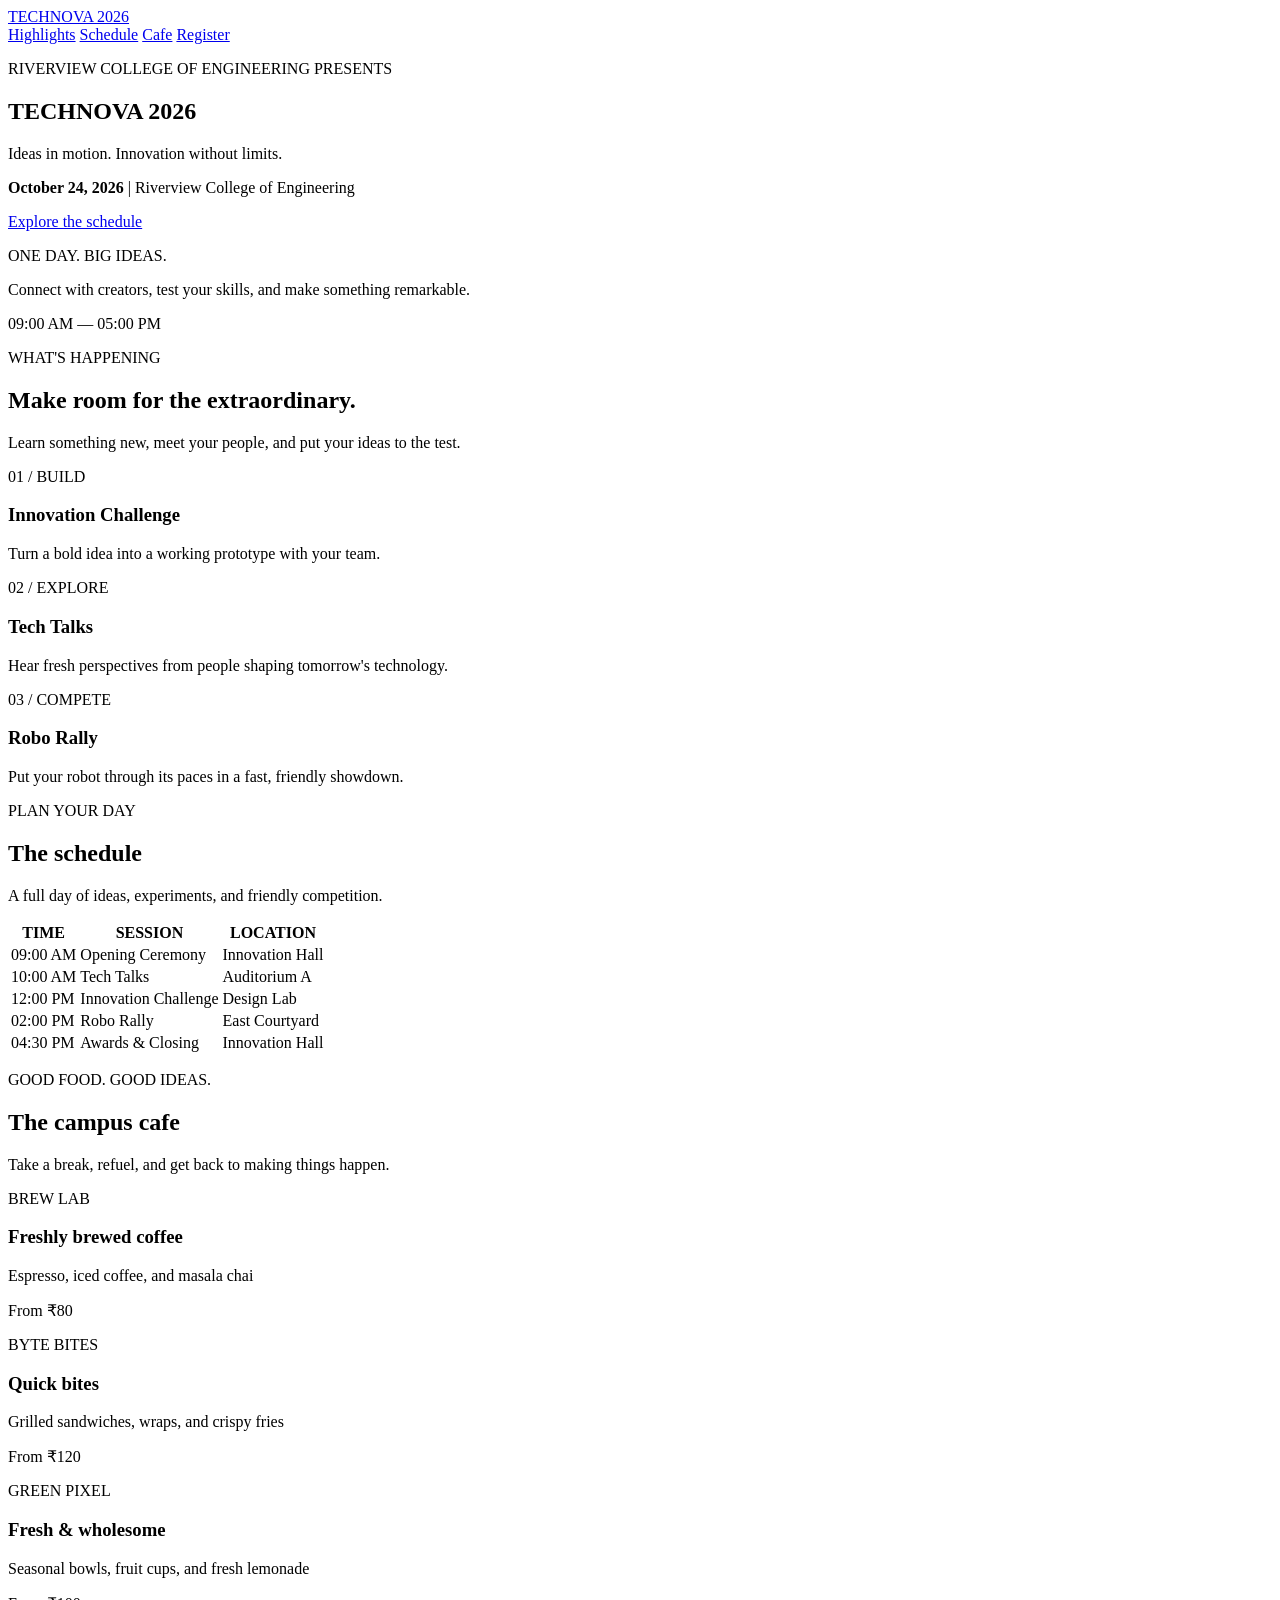
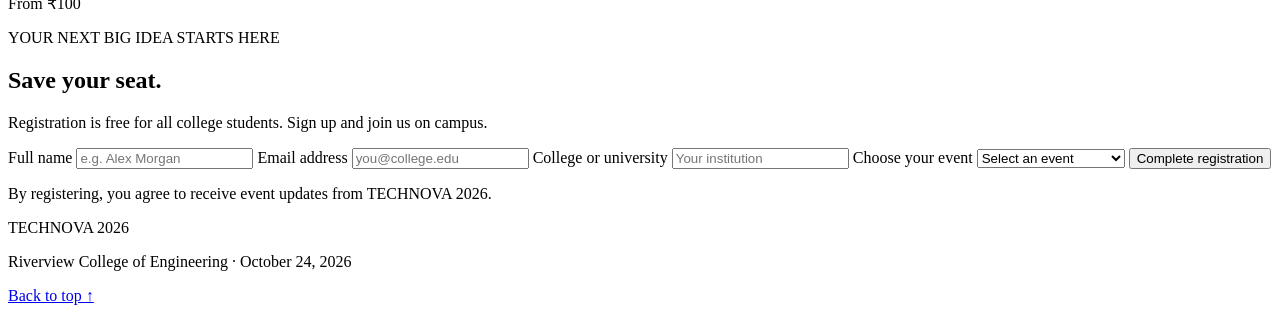
<file: Project17_DesignRedesign/before.html>
<!doctype html>
<html lang="en">
<head>
  <meta charset="utf-8">
  <meta name="viewport" content="width=device-width, initial-scale=1">
  <title>TECHNOVA 2026 | College Technical Symposium</title>
</head>
<body>
  <header>
    <div>
      <a href="#home">TECHNOVA 2026</a>
      <nav aria-label="Main navigation">
        <a href="#highlights">Highlights</a>
        <a href="#schedule">Schedule</a>
        <a href="#cafe">Cafe</a>
        <a href="#register">Register</a>
      </nav>
    </div>
  </header>
  <main>
    <section id="home">
      <div>
        <p>RIVERVIEW COLLEGE OF ENGINEERING PRESENTS</p>
        <h1>TECHNOVA 2026</h1>
        <p>Ideas in motion. Innovation without limits.</p>
        <p><strong>October 24, 2026</strong> <span> | </span> <span>Riverview College of Engineering</span></p>
        <a href="#schedule">Explore the schedule</a>
      </div>
      <div>
        <p>ONE DAY. BIG IDEAS.</p>
        <p>Connect with creators, test your skills, and make something remarkable.</p>
        <p>09:00 AM — 05:00 PM</p>
      </div>
    </section>
    <section id="highlights">
      <div>
        <p>WHAT'S HAPPENING</p>
        <h2>Make room for the extraordinary.</h2>
        <p>Learn something new, meet your people, and put your ideas to the test.</p>
      </div>
      <div>
        <article>
          <p>01 / BUILD</p>
          <h3>Innovation Challenge</h3>
          <p>Turn a bold idea into a working prototype with your team.</p>
        </article>
        <article>
          <p>02 / EXPLORE</p>
          <h3>Tech Talks</h3>
          <p>Hear fresh perspectives from people shaping tomorrow's technology.</p>
        </article>
        <article>
          <p>03 / COMPETE</p>
          <h3>Robo Rally</h3>
          <p>Put your robot through its paces in a fast, friendly showdown.</p>
        </article>
      </div>
    </section>
    <section id="schedule">
      <div>
        <p>PLAN YOUR DAY</p>
        <h2>The schedule</h2>
        <p>A full day of ideas, experiments, and friendly competition.</p>
      </div>
      <table>
        <thead>
          <tr><th>TIME</th><th>SESSION</th><th>LOCATION</th></tr>
        </thead>
        <tbody>
          <tr><td>09:00 AM</td><td>Opening Ceremony</td><td>Innovation Hall</td></tr>
          <tr><td>10:00 AM</td><td>Tech Talks</td><td>Auditorium A</td></tr>
          <tr><td>12:00 PM</td><td>Innovation Challenge</td><td>Design Lab</td></tr>
          <tr><td>02:00 PM</td><td>Robo Rally</td><td>East Courtyard</td></tr>
          <tr><td>04:30 PM</td><td>Awards &amp; Closing</td><td>Innovation Hall</td></tr>
        </tbody>
      </table>
    </section>
    <section id="cafe">
      <div>
        <p>GOOD FOOD. GOOD IDEAS.</p>
        <h2>The campus cafe</h2>
        <p>Take a break, refuel, and get back to making things happen.</p>
      </div>
      <div>
        <article>
          <p>BREW LAB</p>
          <h3>Freshly brewed coffee</h3>
          <p>Espresso, iced coffee, and masala chai</p>
          <p>From ₹80</p>
        </article>
        <article>
          <p>BYTE BITES</p>
          <h3>Quick bites</h3>
          <p>Grilled sandwiches, wraps, and crispy fries</p>
          <p>From ₹120</p>
        </article>
        <article>
          <p>GREEN PIXEL</p>
          <h3>Fresh &amp; wholesome</h3>
          <p>Seasonal bowls, fruit cups, and fresh lemonade</p>
          <p>From ₹100</p>
        </article>
      </div>
    </section>
    <section id="register">
      <div>
        <p>YOUR NEXT BIG IDEA STARTS HERE</p>
        <h2>Save your seat.</h2>
        <p>Registration is free for all college students. Sign up and join us on campus.</p>
      </div>
      <form action="#" method="get">
        <label for="full-name">Full name</label>
        <input id="full-name" name="name" type="text" placeholder="e.g. Alex Morgan" required>
        <label for="email">Email address</label>
        <input id="email" name="email" type="email" placeholder="you@college.edu" required>
        <label for="college">College or university</label>
        <input id="college" name="college" type="text" placeholder="Your institution" required>
        <label for="event">Choose your event</label>
        <select id="event" name="event" required>
          <option value="">Select an event</option>
          <option value="innovation-challenge">Innovation Challenge</option>
          <option value="tech-talks">Tech Talks</option>
          <option value="robo-rally">Robo Rally</option>
        </select>
        <button type="submit">Complete registration</button>
        <p>By registering, you agree to receive event updates from TECHNOVA 2026.</p>
      </form>
    </section>
  </main>
  <footer>
    <p>TECHNOVA 2026</p>
    <p>Riverview College of Engineering · October 24, 2026</p>
    <a href="#home">Back to top ↑</a>
  </footer>
</body>
</html>
</file>
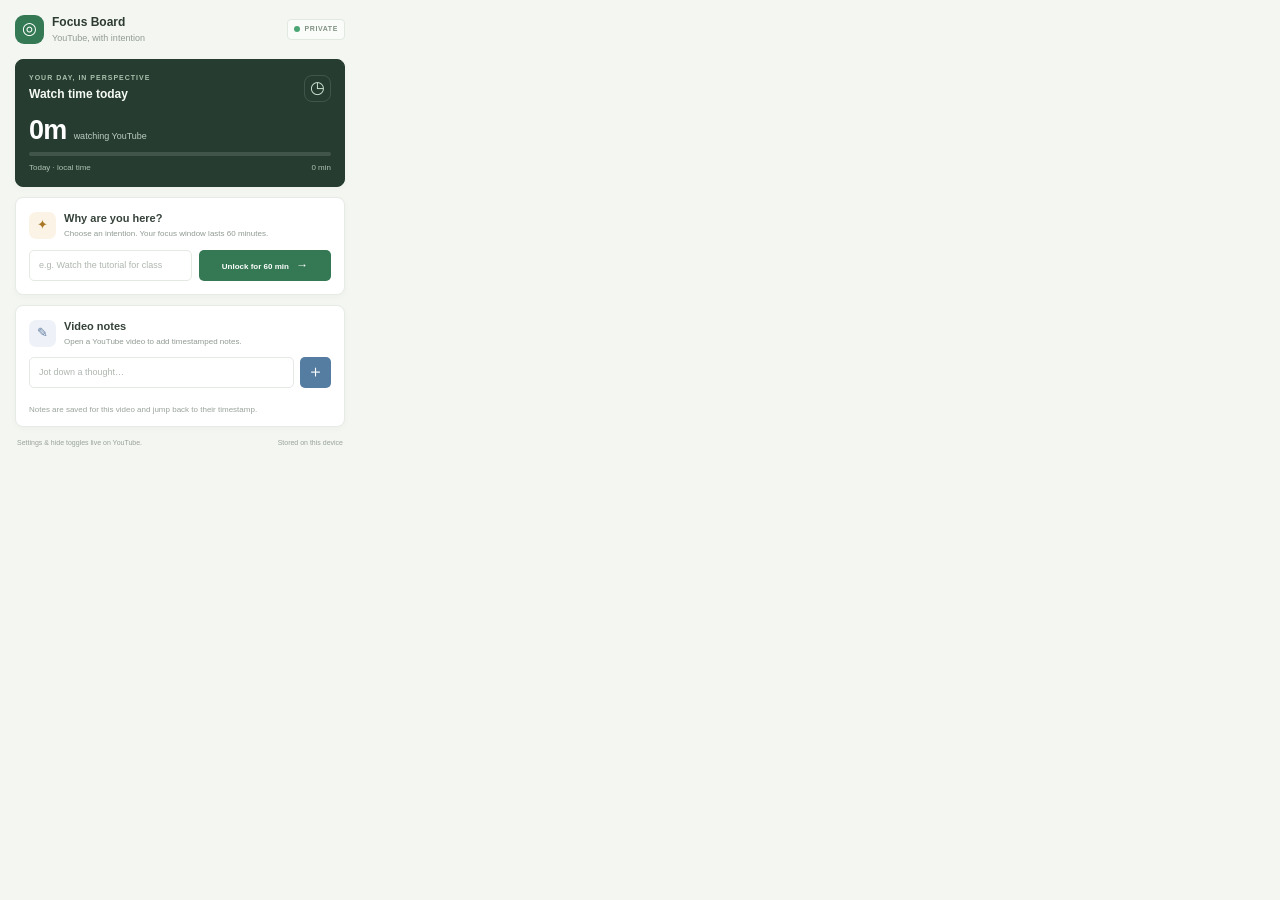
<file: Project9_YTFocusBoard/popup.html>
<!doctype html>
<html lang="en">
<head>
  <meta charset="utf-8">
  <meta name="viewport" content="width=device-width, initial-scale=1">
  <title>YouTube Focus Board</title>
  <link rel="stylesheet" href="styles.css">
  <script defer src="popup.js"></script>
</head>
<body>
  <main class="popup">
    <header class="top">
      <div class="brand"><span class="brand-icon">◎</span><span><strong>Focus Board</strong><small>YouTube, with intention</small></span></div>
      <span class="local-pill"><i></i> PRIVATE</span>
    </header>
    <section class="watch-card">
      <div class="watch-top"><div><p class="eyebrow">YOUR DAY, IN PERSPECTIVE</p><h1>Watch time today</h1></div><span class="clock-icon">◷</span></div>
      <div class="watch-number"><strong id="watchTime">0m</strong><span>watching YouTube</span></div>
      <div class="watch-track"><span id="watchBar"></span></div>
      <div class="watch-foot"><span>Today · local time</span><span id="watchSeconds">0 min</span></div>
    </section>
    <section id="goalSection" class="goal-card">
      <div class="section-top"><span class="section-icon goal-icon">✦</span><div><h2>Why are you here?</h2><p>Choose an intention. Your focus window lasts 60 minutes.</p></div></div>
      <form id="goalForm">
        <label class="sr-only" for="goalInput">What do you want to do on YouTube?</label>
        <input id="goalInput" maxlength="160" placeholder="e.g. Watch the tutorial for class" autocomplete="off" required>
        <button id="goalButton" type="submit">Unlock for 60 min <span>→</span></button>
      </form>
      <div id="activeGoal" class="active-goal hidden">
        <span class="goal-status"><i></i><span id="goalStatusText">Focus window open</span></span>
        <strong id="goalText"></strong>
        <div class="goal-actions"><span id="goalRemaining"></span><button id="endFocusButton" type="button">End focus</button></div>
      </div>
      <p id="goalMessage" class="message" aria-live="polite"></p>
    </section>
    <section class="notes-card">
      <div class="section-top"><span class="section-icon notes-icon">✎</span><div><h2>Video notes</h2><p id="videoContext">Open a YouTube video to add timestamped notes.</p></div></div>
      <form id="noteForm">
        <div class="note-input-row"><input id="noteInput" maxlength="500" placeholder="Jot down a thought…" autocomplete="off" required><button id="addNoteButton" type="submit" aria-label="Add note" title="Add note">＋</button></div>
      </form>
      <div id="notesList" class="notes-list"></div>
      <p id="notesEmpty" class="notes-empty">Notes are saved for this video and jump back to their timestamp.</p>
    </section>
    <footer><span>Settings &amp; hide toggles live on YouTube.</span><span>Stored on this device</span></footer>
    <div id="toast" class="toast" role="status" aria-live="polite"></div>
  </main>
</body>
</html>
</file>
<file: Project3_ResumeBuilder/styles.css>
:root {
  color-scheme: light;
  --page: #f3f5f8;
  --paper: #fff;
  --ink: #202638;
  --muted: #788194;
  --line: #e6e9ef;
  --accent: #5166d8;
  --accent-soft: #edf0ff;
  --green: #2da87b;
  --shadow: 0 12px 40px rgba(29, 39, 67, .1);
}
* { box-sizing: border-box; }
body { margin: 0; background: var(--page); color: var(--ink); font: 14px/1.5 "Segoe UI", Arial, sans-serif; }
button, input, textarea { font: inherit; }
button { cursor: pointer; }
.app-header { height: 66px; padding: 0 36px; display: flex; align-items: center; justify-content: space-between; background: #fff; border-bottom: 1px solid var(--line); }
.brand { display: flex; gap: 9px; align-items: center; color: var(--ink); font-size: 15px; font-weight: 750; letter-spacing: -.5px; text-decoration: none; }
.brand-icon { display: grid; place-items: center; width: 27px; height: 27px; border-radius: 8px; background: #5266da; color: #fff; font: 700 15px Georgia, serif; }
.brand-muted { color: #8d95a5; font-weight: 450; }
.header-actions { display: flex; align-items: center; gap: 9px; }
.local-status { margin-right: 8px; display: flex; align-items: center; gap: 7px; color: #7c8494; font-size: 11px; }
.local-status i { width: 7px; height: 7px; border-radius: 50%; background: #43b989; box-shadow: 0 0 0 3px #e6f7ef; }
.button { border: 1px solid transparent; border-radius: 6px; padding: 8px 12px; font-size: 11px; font-weight: 650; transition: .15s ease; }
.button-quiet { background: white; color: #596173; border-color: var(--line); }
.button-quiet:hover { border-color: #b7c0d0; color: var(--ink); }
.button-primary { background: #5368dc; color: white; box-shadow: 0 3px 8px #5368dc38; }
.button-primary:hover { background: #4358c7; }
.button-primary span { padding-right: 5px; font-size: 14px; }
.workspace { max-width: 1540px; margin: 0 auto; padding: 27px 32px 55px; display: grid; grid-template-columns: minmax(350px, 465px) minmax(490px, 1fr); gap: 34px; align-items: start; }
.editor-column { min-width: 0; }
.column-heading, .preview-heading { display: flex; justify-content: space-between; align-items: center; }
.eyebrow { margin: 0 0 3px; color: var(--accent); font-size: 9px; font-weight: 750; letter-spacing: 1.25px; }
h1, h2 { margin: 0; font-size: 20px; letter-spacing: -.55px; line-height: 1.3; }
.text-button { padding: 4px; background: none; border: 0; color: #888fa0; font-size: 10px; }
.text-button:hover { color: #d34f61; }
.intro-copy { margin: 7px 0 17px; color: var(--muted); font-size: 11px; }
#resumeForm { display: grid; gap: 10px; }
.form-card { background: #fff; border: 1px solid var(--line); border-radius: 8px; box-shadow: 0 2px 6px #26345308; }
details.form-card > summary, .collection-heading { min-height: 57px; display: flex; align-items: center; gap: 10px; padding: 10px 13px; list-style: none; cursor: pointer; }
details.form-card > summary::-webkit-details-marker { display: none; }
.step-number { width: 27px; height: 27px; flex: 0 0 27px; display: grid; place-items: center; border-radius: 7px; background: #f0f2f7; color: #777f91; font-size: 9px; font-weight: 700; }
summary strong, .collection-heading strong { display: block; font-size: 11px; }
summary small, .collection-heading small { display: block; color: #9299a8; font-size: 9px; margin-top: 1px; }
.summary-chevron { margin-left: auto; color: #9299a8; font-size: 16px; }
details[open] .summary-chevron { transform: rotate(180deg); }
.form-body { padding: 2px 13px 14px 50px; }
.personal-grid { display: grid; grid-template-columns: 1fr 1fr; gap: 10px 11px; }
.field { min-width: 0; display: grid; gap: 4px; color: #646d7e; font-size: 9px; font-weight: 650; }
.field.wide { grid-column: 1 / -1; }
.field input, .field textarea { width: 100%; padding: 8px 9px; resize: vertical; border: 1px solid #e6e9ef; border-radius: 5px; outline: 0; background: #fff; color: #273044; font-size: 10px; font-weight: 400; }
.field input:focus, .field textarea:focus { border-color: #97a5ee; box-shadow: 0 0 0 3px #5368dc12; }
.field input::placeholder, .field textarea::placeholder { color: #b0b6c1; }
.field textarea { line-height: 1.5; }
.field-help { margin: 5px 0 0; color: #9aa1af; font-size: 9px; }
.collection-card { overflow: hidden; }
.collection-heading { cursor: default; }
.add-button { margin-left: auto; padding: 6px 9px; border: 1px solid #dfe3f0; border-radius: 5px; color: #5368cf; background: #fff; font-size: 10px; font-weight: 650; }
.add-button:hover { background: #f5f6ff; border-color: #bfc7f1; }
.entry-list:empty { display: none; }
.entry-list { padding: 0 13px 12px 50px; display: grid; gap: 8px; }
.entry-editor { position: relative; padding: 10px; border: 1px solid #ebedf2; border-radius: 6px; background: #fcfcfd; }
.entry-editor-grid { display: grid; grid-template-columns: 1fr 1fr; gap: 8px; }
.entry-editor-grid .wide { grid-column: 1 / -1; }
.entry-toolbar { display: flex; justify-content: space-between; align-items: center; margin-bottom: 8px; color: #959bab; font-size: 9px; }
.remove-entry { border: 0; background: none; color: #9299a8; font-size: 10px; }
.remove-entry:hover { color: #cf4e60; }
.empty-collection { margin: 0; padding: 0 0 12px 50px; color: #a1a7b3; font-size: 9px; }
.editor-status { color: #9299a8; font-size: 9px; padding-left: 2px; }
.preview-column { min-width: 0; }
.preview-heading { margin: 1px 0 13px; }
.preview-heading h2 { font-size: 16px; }
.paper-indicator { display: flex; gap: 5px; align-items: center; color: #7c8492; font-size: 10px; }
.paper-indicator > span:first-child { width: 6px; height: 6px; border-radius: 50%; background: var(--green); }
.template-bar { display: flex; align-items: center; justify-content: space-between; gap: 10px; padding: 9px 11px; background: #fff; border: 1px solid var(--line); border-radius: 7px; }
.template-bar > span { flex: 0 0 auto; color: #7b8393; font-size: 10px; font-weight: 650; }
.template-options { display: flex; gap: 5px; }
.template-option { display: flex; align-items: center; gap: 5px; padding: 5px 8px; border: 1px solid transparent; border-radius: 5px; color: #747d8d; background: transparent; font-size: 9px; }
.template-option:hover { background: #f8f9fc; }
.template-option.selected { color: #4c5fbe; background: #f0f2ff; border-color: #e5e8ff; font-weight: 700; }
.template-swatch { width: 9px; height: 12px; display: inline-block; border: 1px solid #ccd1dc; border-radius: 1px; background: linear-gradient(#9aa3b5 0 2px, transparent 2px 4px, #d6dae2 4px 5px, transparent 5px 7px, #d6dae2 7px 8px, transparent 8px); }
.swatch-modern { border-left: 3px solid #5368dc; }
.swatch-creative { background: linear-gradient(135deg,#bd68a5 0 40%,#f3dbe9 40% 54%,#fff 54%); }
.reorder-hint { display: flex; align-items: center; gap: 6px; justify-content: flex-end; color: #969dac; font-size: 9px; margin: 8px 2px; }
.reorder-hint span { font-size: 14px; }
.paper-viewport { max-height: calc(100vh - 205px); min-height: 520px; padding: 15px; overflow: auto; background: #e8ebf1; border: 1px solid #e1e4eb; border-radius: 8px; }
.resume-paper { --resume-accent: #384254; --resume-secondary: #687386; --resume-rule: #dfe3e9; --resume-bg: #fff; --resume-font: Arial, sans-serif; width: 100%; max-width: 794px; min-height: 0; aspect-ratio: 210 / 297; margin: 0 auto; padding: 56px 58px; background: var(--resume-bg); color: #293142; box-shadow: var(--shadow); font: 11px/1.48 var(--resume-font); overflow-wrap: anywhere; }
.resume-header { padding-bottom: 22px; border-bottom: 1px solid var(--resume-rule); }
.resume-name { margin: 0; color: #202638; font-size: 30px; line-height: 1.14; letter-spacing: -1px; font-weight: 750; }
.resume-title { margin: 7px 0 0; color: var(--resume-accent); font-size: 13px; font-weight: 650; }
.resume-contact { display: flex; flex-wrap: wrap; gap: 5px 13px; margin-top: 12px; color: var(--resume-secondary); font-size: 9px; }
.resume-contact span:not(:empty)::before { content: ""; }
.resume-summary { margin: 15px 0 0; color: #5d6676; font-size: 10px; white-space: pre-wrap; }
.resume-content { display: grid; gap: 17px; padding-top: 21px; }
.resume-section { min-width: 0; }
.resume-section[draggable="true"] { cursor: grab; }
.resume-section.dragging { opacity: .38; }
.resume-section-title { display: flex; align-items: center; gap: 7px; margin: 0 0 10px; color: var(--resume-accent); font-size: 10px; line-height: 1.3; text-transform: uppercase; letter-spacing: 1.35px; font-weight: 750; }
.section-grip { flex: 0 0 auto; border: 0; padding: 0; color: #aab0bc; background: transparent; cursor: grab; font-size: 12px; line-height: 1; }
.section-entry { margin: 0 0 11px; break-inside: avoid; page-break-inside: avoid; }
.section-entry:last-child { margin-bottom: 0; }
.entry-topline { display: flex; justify-content: space-between; gap: 12px; align-items: baseline; }
.entry-title { margin: 0; color: #283143; font-size: 11px; font-weight: 700; }
.entry-date { flex: 0 0 auto; color: var(--resume-secondary); font-size: 9px; }
.entry-subtitle { margin: 2px 0 0; color: var(--resume-secondary); font-size: 10px; }
.entry-description { margin: 5px 0 0; color: #515a6a; font-size: 10px; white-space: pre-line; }
.skills-list { display: flex; flex-wrap: wrap; gap: 6px; }
.skill-item { padding: 4px 8px; border: 1px solid var(--resume-rule); border-radius: 3px; color: #515b6d; font-size: 9px; break-inside: avoid; }
.template-modern { --resume-accent: #5267d3; --resume-secondary: #707990; --resume-rule: #e1e5ef; --resume-font: "Segoe UI", Arial, sans-serif; padding: 0 52px 50px; border-top: 10px solid #566bd7; }
.template-modern .resume-header { padding: 43px 0 20px; border-bottom: 2px solid #566bd7; }
.template-modern .resume-name { color: #27345d; font-size: 33px; }
.template-modern .resume-content { gap: 18px; }
.template-modern .resume-section-title { padding-left: 9px; border-left: 3px solid var(--resume-accent); }
.template-modern .skill-item { border-radius: 12px; border-color: #e0e5fa; background: #f5f6fc; color: #465781; }
.template-creative { --resume-accent: #984d7c; --resume-secondary: #806477; --resume-rule: #ecdde8; --resume-font: Georgia, "Times New Roman", serif; padding: 48px 56px; }
.template-creative .resume-header { border: 0; padding: 0 0 20px; }
.template-creative .resume-name { color: #71385e; font: 700 34px/1.12 Georgia, serif; letter-spacing: -.7px; }
.template-creative .resume-title { color: #a45486; font: italic 14px Georgia, serif; }
.template-creative .resume-contact { color: #755e70; }
.template-creative .resume-summary { padding: 12px 14px; border-left: 3px solid #c17ba6; background: #fbf5f9; color: #624e5d; }
.template-creative .resume-content { gap: 19px; border-top: 1px solid var(--resume-rule); padding-top: 18px; }
.template-creative .resume-section-title { font: 700 12px Georgia, serif; letter-spacing: .8px; text-transform: none; }
.template-creative .resume-section-title::after { content: ""; height: 1px; flex: 1; background: var(--resume-rule); }
.template-creative .skill-item { border: 0; border-radius: 14px; background: #f8edf4; color: #81466d; }
.drop-target { outline: 2px dashed var(--resume-accent); outline-offset: 3px; }
.toast { position: fixed; bottom: 20px; left: 50%; z-index: 4; max-width: calc(100vw - 24px); padding: 10px 15px; border-radius: 7px; background: #252b3a; color: white; font-size: 11px; opacity: 0; pointer-events: none; transform: translate(-50%,8px); transition: .2s ease; }
.toast.show { opacity: 1; transform: translate(-50%,0); }

@page { size: A4; margin: 0; }
@media print {
  html, body { width: 210mm; margin: 0 !important; padding: 0 !important; background: white !important; }
  body { color: #202638; -webkit-print-color-adjust: exact; print-color-adjust: exact; }
  .app-header, .editor-column, .preview-heading, .template-bar, .reorder-hint, .toast { display: none !important; }
  .workspace { display: block; width: 210mm; max-width: none; margin: 0; padding: 0; }
  .preview-column { display: block; width: 210mm; margin: 0; padding: 0; }
  .paper-viewport { display: block; width: 210mm; max-height: none; min-height: 0; margin: 0; padding: 0; overflow: visible; border: 0; background: white; }
  .resume-paper { width: 210mm; max-width: none; min-height: 297mm; aspect-ratio: auto; margin: 0; padding: 15mm 17mm; overflow: visible; box-shadow: none; font-size: 10pt; }
  .template-modern { padding: 0 16mm 15mm; border-top-width: 3mm; }
  .template-modern .resume-header { padding-top: 12mm; }
  .template-creative { padding: 14mm 16mm; }
  .resume-content { display: block; }
  .resume-section { margin-bottom: 5mm; }
  .resume-section-title, .entry-title, .entry-date { break-after: avoid; page-break-after: avoid; }
  .section-entry { break-inside: avoid; page-break-inside: avoid; }
  .resume-section { break-inside: auto; page-break-inside: auto; }
  .resume-section-title { break-after: avoid; }
  .skills-list { break-inside: avoid; }
  .entry-description, .resume-summary { orphans: 3; widows: 3; }
}
@media (max-width: 920px) {
  .workspace { grid-template-columns: minmax(320px, .9fr) minmax(370px, 1.1fr); gap: 20px; padding: 22px 18px; }
  .resume-paper { padding-left: 38px; padding-right: 38px; }
}
@media (max-width: 720px) {
  .app-header { height: auto; min-height: 58px; padding: 9px 12px; gap: 10px; align-items: flex-start; }
  .header-actions { flex-wrap: wrap; justify-content: flex-end; gap: 5px; }
  .local-status { display: none; }
  .button { padding: 7px 8px; font-size: 10px; }
  .workspace { grid-template-columns: 1fr; padding: 18px 12px 35px; }
  .paper-viewport { max-height: none; min-height: 0; padding: 9px; }
  .resume-paper { min-height: 0; padding: 35px 30px; }
  .template-modern { padding: 0 30px 35px; }
  .template-modern .resume-header { padding-top: 30px; }
  .template-creative { padding: 35px 30px; }
}
</file>
<file: Project7_BillBook/styles.css>
:root {
  color-scheme: light;
  --page: #f5f6f2;
  --surface: #fff;
  --surface-soft: #fafbf9;
  --text: #222b29;
  --muted: #858f8b;
  --border: #e8ebe6;
  --accent: #2d7458;
  --accent-dark: #235d46;
  --accent-soft: #edf5ef;
  --shadow: 0 6px 22px rgba(32, 54, 44, .045);
}
* { box-sizing: border-box; }
body { margin: 0; background: var(--page); color: var(--text); font: 14px/1.45 "Segoe UI", Arial, sans-serif; }
button, input { font: inherit; }
button { cursor: pointer; }
.app { min-height: 100vh; display: flex; }
.sidebar { width: 226px; flex: 0 0 226px; display: flex; flex-direction: column; padding: 21px 14px 15px; background: #1d2925; color: white; }
.brand { display: flex; align-items: center; gap: 9px; color: white; text-decoration: none; font-size: 15px; font-weight: 750; letter-spacing: -.5px; }
.brand-icon { display: grid; width: 28px; height: 28px; place-items: center; border-radius: 8px; background: #408563; color: white; font: 700 15px Georgia, serif; }
.brand-tag { margin-left: 1px; color: #97b4a2; font-size: 8px; letter-spacing: 1px; }
.sidebar-label { margin: 42px 10px 12px; color: #80928a; font-size: 9px; letter-spacing: 1.4px; font-weight: 700; }
.navigation { display: grid; gap: 5px; }
.nav-link { display: flex; align-items: center; gap: 12px; width: 100%; padding: 11px 12px; border: 0; border-radius: 6px; background: transparent; color: #b8c5be; text-align: left; font-size: 11px; font-weight: 600; }
.nav-link:hover { background: #ffffff10; color: white; }
.nav-link.active { background: #34473d; color: #fff; box-shadow: inset 3px 0 #72b28a; }
.nav-icon { width: 16px; text-align: center; font-size: 15px; }
.sidebar-foot { margin-top: auto; }
.offline-card { display: flex; align-items: center; gap: 9px; padding: 11px 9px; border: 1px solid #ffffff1a; border-radius: 7px; }
.offline-icon { width: 27px; height: 27px; display: grid; place-items: center; border-radius: 7px; background: #4ea97924; color: #79d19d; font-size: 16px; }
.offline-card strong, .offline-card small { display: block; }
.offline-card strong { color: #e1e9e3; font-size: 10px; }
.offline-card small { color: #91a096; font-size: 9px; margin-top: 2px; }
.backup-button { display: flex; gap: 9px; align-items: center; width: 100%; padding: 9px 10px; border: 0; background: transparent; color: #a7b6ac; text-align: left; font-size: 10px; }
.backup-button:first-of-type { margin-top: 10px; }
.backup-button:hover { color: white; }
.main { flex: 1; min-width: 0; }
.topbar { height: 64px; display: flex; align-items: center; justify-content: space-between; padding: 0 4.5%; background: var(--surface); border-bottom: 1px solid var(--border); }
.page-crumb { display: flex; align-items: center; gap: 10px; color: #8d9690; font-size: 10px; }
.page-crumb i { color: #bbc1bc; font-style: normal; }
.page-crumb strong { color: #37433d; font-weight: 650; }
.topbar-right { display: flex; align-items: center; gap: 17px; }
.sync-status { display: flex; align-items: center; gap: 7px; color: #8a938d; font-size: 9px; }
.sync-status i { width: 6px; height: 6px; border-radius: 50%; background: #43b780; box-shadow: 0 0 0 3px #e6f5eb; }
.shop-button { display: flex; align-items: center; gap: 8px; padding: 5px 8px 5px 5px; border: 1px solid var(--border); border-radius: 6px; background: white; color: #46534b; font-size: 10px; font-weight: 650; }
.shop-button > span:first-child { width: 25px; height: 25px; display: grid; place-items: center; border-radius: 6px; background: var(--accent-soft); color: var(--accent); font-weight: 700; }
.shop-button b { color: #96a098; font-size: 11px; }
.content { max-width: 1400px; margin: auto; padding: 30px 4.5% 55px; }
.view { display: none; }
.view.active { display: block; }
.view-heading { display: flex; align-items: center; justify-content: space-between; margin-bottom: 22px; }
.eyebrow { margin: 0 0 4px; color: var(--accent); font-size: 9px; font-weight: 750; letter-spacing: 1.35px; }
h1, h2, p { margin-top: 0; }
h1 { margin-bottom: 5px; color: #27322d; font-size: 23px; letter-spacing: -.7px; line-height: 1.2; }
.subheading { margin: 0; color: var(--muted); font-size: 10px; }
.bill-date { color: #88928a; font-size: 10px; }
.billing-layout { display: grid; grid-template-columns: minmax(0, 1fr) 285px; gap: 15px; align-items: start; }
.panel { background: var(--surface); border: 1px solid var(--border); border-radius: 8px; box-shadow: var(--shadow); }
.bill-builder { padding: 17px 18px; }
.panel-top { display: flex; align-items: flex-start; justify-content: space-between; gap: 10px; }
.panel-top h2 { margin: 0 0 3px; color: #2c3732; font-size: 12px; font-weight: 700; }
.panel-top p { margin: 0; color: #929b94; font-size: 9px; }
.button { display: inline-flex; align-items: center; justify-content: center; gap: 6px; padding: 9px 12px; border: 1px solid transparent; border-radius: 5px; font-size: 10px; font-weight: 650; transition: .15s ease; }
.button:disabled { cursor: not-allowed; opacity: .48; }
.button-primary { border-color: var(--accent); background: var(--accent); color: white; }
.button-primary:hover:not(:disabled) { background: var(--accent-dark); }
.button-outline { border-color: #dce5dc; background: white; color: #456453; }
.button-outline:hover:not(:disabled) { border-color: #a9c5b1; background: #f8fbf8; }
.button-quiet { border-color: transparent; background: transparent; color: #717c73; }
.button-quiet:hover:not(:disabled) { background: #f4f6f3; }
.button span { font-size: 14px; }
.quick-items-wrap { margin-top: 22px; }
.section-caption { margin: 0 0 9px; color: #9aa39c; font-size: 8px; font-weight: 750; letter-spacing: 1.1px; }
.quick-items { min-height: 34px; display: flex; flex-wrap: wrap; gap: 7px; }
.quick-item { max-width: 190px; display: inline-flex; align-items: center; gap: 7px; padding: 6px 9px; overflow: hidden; border: 1px solid #e4ebe4; border-radius: 5px; background: #f8faf7; color: #526459; font-size: 9px; text-overflow: ellipsis; white-space: nowrap; }
.quick-item:hover { border-color: #a9c5b1; background: #eff6f0; }
.quick-item strong { color: #2d7458; font-size: 9px; }
.quick-empty { color: #a0a9a2; align-self: center; font-size: 9px; }
.table-wrap { width: 100%; overflow-x: auto; }
.bill-table, .history-table { width: 100%; border-collapse: collapse; }
.bill-table { margin-top: 16px; }
.bill-table thead, .history-table thead { background: #f8f9f7; }
.bill-table th, .history-table th { padding: 9px 7px; color: #939c95; font-size: 8px; font-weight: 650; text-align: left; white-space: nowrap; }
.bill-table td { padding: 8px 7px; border-bottom: 1px solid #f0f2ef; }
.bill-table th:first-child, .bill-table td:first-child { padding-left: 8px; }
.amount-col { text-align: right !important; }
.line-name { min-width: 100px; width: 100%; padding: 7px 8px; border: 1px solid transparent; border-radius: 4px; outline: 0; color: #39433d; background: transparent; font-size: 10px; }
.line-name:focus { border-color: #c5d6c9; background: white; }
.line-number { width: 73px; padding: 7px 6px; border: 1px solid #e6eae5; border-radius: 4px; outline: 0; text-align: right; color: #465149; background: white; font-size: 9px; }
.line-number.qty { width: 58px; text-align: center; }
.line-amount { color: #39463f; font-size: 10px; font-weight: 650; text-align: right; white-space: nowrap; }
.remove-line { width: 22px; height: 22px; padding: 0; border: 0; border-radius: 4px; background: transparent; color: #a3aca5; font-size: 15px; }
.remove-line:hover { background: #fff0ef; color: #bc5b54; }
.empty-lines { display: flex; flex-direction: column; align-items: center; justify-content: center; gap: 4px; min-height: 120px; color: #a0a8a1; }
.empty-lines > span { width: 27px; height: 27px; display: grid; place-items: center; margin-bottom: 2px; border-radius: 8px; background: #f1f5f0; color: #73937a; font-size: 16px; }
.empty-lines strong { color: #667269; font-size: 10px; }
.empty-lines small { font-size: 9px; }
.bill-options { display: flex; justify-content: flex-end; gap: 11px; padding: 14px 6px 12px; border-bottom: 1px solid #edf0ec; }
.compact-field { display: flex; align-items: center; gap: 8px; color: #757f77; font-size: 9px; }
.input-suffix { width: 90px; display: flex; align-items: center; border: 1px solid #e3e8e1; border-radius: 4px; overflow: hidden; background: white; }
.input-suffix input { width: 100%; min-width: 0; padding: 6px 6px; border: 0; outline: 0; color: #36443b; text-align: right; font-size: 9px; }
.input-suffix i { padding: 0 7px; color: #9ba39c; font-size: 9px; font-style: normal; }
.totals { display: grid; gap: 8px; padding: 13px 7px 14px; }
.totals > div { display: flex; justify-content: space-between; align-items: center; color: #7d877f; font-size: 9px; }
.totals > div strong { color: #465149; font-size: 10px; font-weight: 650; }
.totals small { color: #a1a9a2; font-size: 8px; }
.totals .grand-total { margin-top: 3px; padding-top: 11px; border-top: 1px dashed #dfe5dd; color: #28372f; font-size: 11px; font-weight: 700; }
.totals .grand-total strong { color: #2d7458; font-size: 19px; letter-spacing: -.5px; }
.complete-button { width: 100%; min-height: 38px; font-size: 11px; }
.complete-button span { font-size: 12px; }
.right-column { display: grid; gap: 12px; }
.payment-panel { padding: 15px 15px 13px; }
.upi-mark { padding: 4px 6px; border: 1px solid #d5e8dc; border-radius: 4px; color: #37815c; font-size: 8px; font-weight: 800; letter-spacing: .5px; }
.qr-wrap { display: grid; place-items: center; padding: 17px 0 8px; }
.qr-code { width: 168px; height: 168px; display: grid; place-items: center; background: white; border: 1px solid #edf0ec; border-radius: 7px; overflow: hidden; }
.qr-code canvas, .qr-code img { display: block; width: 150px; height: 150px; image-rendering: pixelated; }
.qr-placeholder { color: #c1c9c1; font-size: 20px; font-weight: 700; }
.qr-hint { min-height: 28px; padding: 3px 5px 9px; color: #9aa39b; text-align: center; font-size: 8px; }
.qr-hint.error { color: #b9564c; }
.payee-row { display: flex; justify-content: space-between; padding: 8px 1px; border-top: 1px solid #f0f2ef; color: #8a948c; font-size: 9px; }
.payee-row strong { color: #48554c; font-size: 9px; font-weight: 650; }
.copy-upi { width: 100%; margin-top: 6px; }
.receipt-tools { display: grid; gap: 8px; padding: 13px; background: #fff; border: 1px solid var(--border); border-radius: 8px; }
.receipt-tools > div { display: flex; gap: 9px; align-items: center; margin-bottom: 3px; }
.receipt-icon { width: 28px; height: 28px; display: grid; place-items: center; border-radius: 7px; background: #edf5ef; color: #438260; font-size: 14px; }
.receipt-tools strong, .receipt-tools small { display: block; }
.receipt-tools strong { color: #4b584e; font-size: 9px; }
.receipt-tools small { margin-top: 3px; color: #98a098; font-size: 8px; }
.receipt-tools .button { width: 100%; }
.privacy-note { margin: 0; color: #929b93; font-size: 8px; text-align: center; }
.privacy-note span { color: #55a077; margin-right: 4px; }
.stats-grid { display: grid; grid-template-columns: repeat(3, 1fr); gap: 12px; margin-bottom: 15px; }
.stat-card { display: flex; align-items: center; gap: 11px; min-height: 90px; padding: 15px; background: white; border: 1px solid var(--border); border-radius: 8px; box-shadow: var(--shadow); }
.stat-icon { width: 34px; height: 34px; flex: 0 0 34px; display: grid; place-items: center; border-radius: 9px; font-size: 15px; font-weight: 700; }
.stat-icon.green { color: #2d805a; background: #eaf5ed; }
.stat-icon.blue { color: #5272b1; background: #eef2fb; }
.stat-icon.amber { color: #aa7c35; background: #fbf3e5; }
.stat-card small, .stat-card strong, .stat-card em { display: block; }
.stat-card small { color: #858f88; font-size: 9px; }
.stat-card strong { margin: 3px 0; color: #303c34; font-size: 18px; letter-spacing: -.4px; }
.stat-card em { color: #a1aaa2; font-size: 8px; font-style: normal; }
.history-panel { padding: 16px; }
.history-panel .panel-top { align-items: center; margin-bottom: 13px; }
.text-button { padding: 5px; border: 0; background: transparent; color: #9a817d; font-size: 9px; }
.text-button:hover { color: #bd5549; }
.history-table th { padding: 10px 8px; }
.history-table td { padding: 11px 8px; border-bottom: 1px solid #f0f2ef; color: #58635a; font-size: 9px; }
.history-table td strong { display: block; color: #374239; font-size: 9px; }
.history-table td small { display: block; margin-top: 3px; color: #939c94; font-size: 8px; }
.history-amount { text-align: right; color: #2d7458 !important; font-weight: 700; white-space: nowrap; }
.history-receipt { padding: 5px 7px; border: 1px solid #e2e8e1; border-radius: 4px; background: white; color: #64806c; font-size: 8px; }
.empty-history { display: none; min-height: 150px; flex-direction: column; align-items: center; justify-content: center; gap: 5px; color: #9ca59d; }
.empty-history.visible { display: flex; }
.empty-history > span { color: #a7b3a9; font-size: 20px; }
.empty-history strong { color: #647066; font-size: 10px; }
.empty-history small { font-size: 9px; }
.catalog-layout { display: grid; grid-template-columns: minmax(0, 1fr) 280px; gap: 14px; align-items: start; }
.catalog-panel { min-height: 230px; padding: 16px; }
.catalog-panel .panel-top { align-items: center; margin-bottom: 12px; }
.count-pill { padding: 4px 7px; border-radius: 10px; background: #eff4ef; color: #66836d; font-size: 8px; }
.catalog-item { display: flex; justify-content: space-between; align-items: center; gap: 12px; padding: 12px 3px; border-top: 1px solid #eff1ee; }
.catalog-item strong, .catalog-item small { display: block; }
.catalog-item strong { color: #435047; font-size: 10px; }
.catalog-item small { margin-top: 3px; color: #9aa39b; font-size: 8px; }
.catalog-price { margin-left: auto; color: #2d7458; font-size: 11px; font-weight: 700; white-space: nowrap; }
.catalog-actions { display: flex; gap: 4px; }
.catalog-action { padding: 5px 7px; border: 1px solid #e4e9e2; border-radius: 4px; background: white; color: #728078; font-size: 8px; }
.catalog-action:hover { color: #2d7458; border-color: #c2d7c7; }
.catalog-action.delete:hover { color: #bc564f; border-color: #edccca; }
.catalog-panel .empty-history { min-height: 175px; }
.add-item-panel { padding: 16px; }
.add-item-panel .panel-top { margin-bottom: 14px; }
.stack-form { display: grid; gap: 12px; }
.form-field { display: grid; gap: 5px; color: #69756c; font-size: 9px; font-weight: 650; }
.form-field input { width: 100%; padding: 9px 10px; border: 1px solid #e3e8e1; border-radius: 5px; outline: none; background: white; color: #3b473e; font-size: 10px; font-weight: 400; }
.form-field input:focus { border-color: #9fbea7; box-shadow: 0 0 0 3px #4e996a13; }
.form-field input::placeholder { color: #b2b9b2; }
.rupee-input { display: flex; align-items: center; border: 1px solid #e3e8e1; border-radius: 5px; }
.rupee-input:focus-within { border-color: #9fbea7; box-shadow: 0 0 0 3px #4e996a13; }
.rupee-input i { padding-left: 10px; color: #7d8b7f; font-style: normal; font-size: 10px; }
.rupee-input input { border: 0; box-shadow: none !important; }
.modal { width: min(440px, calc(100vw - 28px)); padding: 0; border: 1px solid #e5e9e3; border-radius: 10px; box-shadow: 0 24px 80px #17231d42; }
.modal::backdrop { background: #16221dcc; backdrop-filter: blur(2px); }
.modal form { padding: 22px; }
.modal-heading { display: flex; align-items: flex-start; justify-content: space-between; margin-bottom: 18px; }
.modal-heading h2 { margin: 0 0 5px; color: #29352e; font-size: 17px; }
.modal-heading p:last-child { margin: 0; color: #8c958d; font-size: 9px; }
.modal-close { width: 27px; height: 27px; padding: 0; border: 0; border-radius: 5px; background: #f4f6f3; color: #728077; font-size: 18px; }
.modal form > .form-field { margin-bottom: 12px; }
.modal-note { margin: 12px 0 17px; padding: 9px; border-radius: 5px; background: #f5f8f4; color: #78877b; font-size: 8px; line-height: 1.5; }
.modal-actions { display: flex; justify-content: flex-end; gap: 7px; }
.toast { position: fixed; z-index: 20; bottom: 22px; left: 50%; max-width: calc(100vw - 24px); padding: 10px 14px; border-radius: 6px; background: #27352d; color: white; font-size: 10px; opacity: 0; pointer-events: none; transform: translate(-50%,9px); transition: .2s ease; }
.toast.show { opacity: 1; transform: translate(-50%,0); }
.sr-only { position: absolute; width: 1px; height: 1px; padding: 0; margin: -1px; overflow: hidden; clip: rect(0,0,0,0); white-space: nowrap; border: 0; }
@media (max-width: 980px) {
  .sidebar { width: 195px; flex-basis: 195px; }
  .billing-layout { grid-template-columns: minmax(0,1fr) 250px; gap: 11px; }
  .content { padding-right: 3%; padding-left: 3%; }
  .bill-builder { padding: 14px; }
  .catalog-layout { grid-template-columns: minmax(0,1fr) 250px; }
}
@media (max-width: 760px) {
  .app { display: block; padding-bottom: 60px; }
  .sidebar { position: fixed; z-index: 5; bottom: 0; left: 0; right: 0; width: 100%; height: 58px; padding: 0 8px; }
  .brand, .sidebar-label, .sidebar-foot { display: none; }
  .navigation { height: 100%; display: grid; grid-template-columns: repeat(3,1fr); align-items: center; gap: 2px; }
  .nav-link { height: 48px; display: flex; flex-direction: column; justify-content: center; gap: 2px; padding: 4px; border-radius: 5px; font-size: 8px; }
  .nav-link.active { box-shadow: inset 0 2px #72b28a; }
  .nav-icon { font-size: 14px; }
  .topbar { height: 54px; padding: 0 13px; }
  .sync-status { display: none; }
  .content { padding: 21px 12px 30px; }
  .view-heading { margin-bottom: 16px; }
  h1 { font-size: 20px; }
  .billing-layout, .catalog-layout { grid-template-columns: 1fr; }
  .right-column { grid-row: 1; grid-template-columns: 1fr; }
  .payment-panel { display: grid; grid-template-columns: 1fr auto; column-gap: 12px; }
  .payment-panel .panel-top { grid-column: 1 / -1; }
  .qr-wrap { grid-row: span 3; grid-column: 2; padding: 12px 0; }
  .qr-code { width: 128px; height: 128px; }
  .qr-code canvas, .qr-code img { width: 112px; height: 112px; }
  .qr-hint { grid-column: 1; text-align: left; align-self: end; }
  .payee-row { grid-column: 1; }
  .copy-upi { grid-column: 1 / -1; }
  .receipt-tools { grid-template-columns: 1fr 1fr; align-items: center; }
  .receipt-tools > div { grid-column: 1 / -1; }
  .receipt-tools .button { font-size: 9px; }
  .stats-grid { grid-template-columns: 1fr; gap: 8px; }
  .stat-card { min-height: 68px; padding: 10px 13px; }
  .stat-card strong { font-size: 16px; }
  .history-panel { padding: 12px; }
  .history-table { min-width: 500px; }
  .bill-table { min-width: 430px; }
  .empty-lines { min-width: 430px; }
}
@media (max-width: 390px) {
  .topbar-right { gap: 6px; }
  .shop-button { gap: 5px; font-size: 9px; }
  .bill-options { justify-content: space-between; gap: 4px; }
  .compact-field { gap: 5px; }
  .input-suffix { width: 75px; }
  .receipt-tools { grid-template-columns: 1fr; }
  .receipt-tools > div, .receipt-tools .button { grid-column: 1; }
}
</file>
<file: Project8_AutoRally/style.css>
:root { color-scheme: light; --bg:#f4f4ee; --ink:#24332e; --muted:#87928a; --green:#34795b; --paper:#fff; --line:#e6e9e1; }
* { box-sizing:border-box; }
body { margin:0; min-height:100vh; background:var(--bg); color:var(--ink); font-family:"DM Sans",Arial,sans-serif; }
button { font:inherit; }
.game-shell { max-width:1370px; margin:auto; padding:0 40px; }
.topbar { height:66px; display:flex; align-items:center; justify-content:space-between; border-bottom:1px solid #e4e6df; }
.brand { display:flex; align-items:center; gap:9px; color:#26352f; text-decoration:none; font:900 15px Nunito,sans-serif; letter-spacing:-.4px; }
.brand-mark { width:28px; height:28px; display:grid; place-items:center; border-radius:8px; background:#34795b; color:#fff; font:900 15px Nunito,sans-serif; }
.brand-light { color:#8d978f; font-weight:600; }
.top-actions { display:flex; align-items:center; gap:12px; }
.best-chip { display:flex; align-items:center; gap:7px; color:#929890; font-size:8px; font-weight:750; letter-spacing:.8px; }
.best-chip > span:first-child { color:#e4a734; font-size:14px; }
.best-chip b { color:#55644e; font-size:9px; letter-spacing:.4px; }
.icon-button { width:31px; height:31px; display:grid; place-items:center; border:1px solid #e0e5dc; border-radius:7px; background:white; color:#53645a; }
.icon-button:hover { border-color:#a8bca9; background:#f7faf6; }
.game-layout { display:grid; grid-template-columns:minmax(0,1fr) 278px; align-items:start; gap:20px; padding:26px 0 24px; }
.game-column { min-width:0; }
.game-heading { display:flex; align-items:center; justify-content:space-between; margin-bottom:13px; }
.eyebrow { margin:0 0 3px; color:#708a72; font-size:8px; letter-spacing:1.55px; font-weight:800; }
h1,h2,p { margin-top:0; }
h1 { margin:0; color:#263630; font:900 23px/1.2 Nunito,Arial,sans-serif; letter-spacing:-.6px; }
h1 span { color:#d5a33b; font-size:15px; vertical-align:4px; }
.track-tag { display:flex; align-items:center; gap:6px; padding:6px 8px; border:1px solid #e2e8df; border-radius:5px; background:#fafbf8; color:#869188; font-size:7px; font-weight:750; letter-spacing:.9px; white-space:nowrap; }
.track-tag i { width:6px; height:6px; border-radius:50%; background:#65aa79; }
.hud { height:57px; display:grid; grid-template-columns:repeat(4,1fr); align-items:center; margin-bottom:9px; padding:0 9px; border:1px solid #e6e9e2; border-radius:7px; background:#fff; box-shadow:0 2px 6px #26392d08; }
.hud-stat { height:35px; display:flex; align-items:center; gap:7px; padding:0 9px; border-right:1px solid #edf0ea; }
.hud-stat:last-child { border-right:0; }
.hud-icon { color:#739178; font-size:14px; }
.coin-icon { color:#e1a932; font-size:12px; }
.hud-stat small { display:block; color:#9aa39b; font-size:7px; font-weight:800; letter-spacing:1px; }
.hud-stat strong { display:block; margin-top:2px; color:#35443b; font:800 12px Nunito,Arial,sans-serif; letter-spacing:.2px; white-space:nowrap; }
.hud-stat strong i { color:#9ba39c; font:600 8px "DM Sans",Arial,sans-serif; }
.lap-stat { position:relative; }
.lap-stat strong i { font-style:normal; }
.lap-dots { display:flex; gap:3px; margin-left:auto; }
.lap-dots i { width:5px; height:5px; border-radius:50%; background:#e2e7df; }
.lap-dots i.current { background:#4d9765; }
.canvas-frame { position:relative; width:100%; overflow:hidden; border:1px solid #dfe5dc; border-radius:8px; background:#8aba74; box-shadow:0 8px 25px #283d2d13; }
#gameCanvas { display:block; width:100%; height:auto; aspect-ratio:900/570; touch-action:none; }
.overlay { position:absolute; inset:0; display:grid; place-items:center; padding:14px; background:#15251e80; backdrop-filter:blur(2px); }
.overlay.hidden { display:none; }
.overlay-card { width:min(340px,100%); padding:23px 26px; border:1px solid #ffffffbd; border-radius:12px; background:#fffdf5f4; box-shadow:0 15px 50px #12221940; text-align:center; }
.overlay-sun { display:block; margin-bottom:6px; color:#e1aa3a; font-size:25px; }
.overlay-card .eyebrow { color:#789272; }
.overlay-card h2 { margin:6px 0 9px; color:#243730; font:900 25px/1.12 Nunito,Arial,sans-serif; letter-spacing:-.65px; }
.overlay-card h2 em { color:#3e8761; font-style:normal; }
.overlay-card > p:not(.eyebrow) { margin:0 auto 15px; max-width:255px; color:#7e8980; font-size:10px; line-height:1.55; }
.start-button { display:flex; align-items:center; justify-content:center; gap:20px; width:100%; padding:11px 15px; border:0; border-radius:6px; background:#34795b; color:white; font-size:11px; font-weight:750; box-shadow:0 4px 10px #34795b35; }
.start-button:hover { background:#286949; transform:translateY(-1px); }
.start-button span { font-size:15px; }
.overlay-card > small { display:block; margin-top:12px; color:#a0a89f; font-size:7px; font-weight:750; letter-spacing:.7px; }
.finish-card { padding-top:19px; }
.finish-card h2 { margin-bottom:12px; }
.finish-stats { display:grid; grid-template-columns:1fr 1fr; gap:8px; margin:0 0 12px; padding:10px 0; border-top:1px solid #e9ece5; border-bottom:1px solid #e9ece5; color:#8d988f; font-size:8px; font-weight:700; letter-spacing:.8px; }
.finish-stats b { display:block; margin-top:3px; color:#3b4e42; font-size:14px; letter-spacing:0; }
.record-text { min-height:14px; color:#498363 !important; font-weight:700; }
.control-row { display:flex; align-items:center; justify-content:space-between; gap:12px; padding-top:11px; }
.drive-controls,.action-controls { display:flex; gap:7px; }
.control-btn { position:relative; min-width:57px; min-height:45px; display:flex; flex-direction:column; align-items:center; justify-content:center; gap:0; padding:5px 9px; border:1px solid #e1e6dd; border-radius:6px; background:#fff; color:#607165; box-shadow:0 2px 4px #26382c09; touch-action:none; user-select:none; -webkit-user-select:none; }
.control-btn:active,.control-btn.pressed { transform:translateY(1px); background:#eaf3eb; border-color:#9cbaa1; }
.control-btn > span { font-size:15px; line-height:1.05; }
.control-btn small { color:#98a198; font-size:6px; font-weight:800; letter-spacing:.65px; }
.brake-btn { color:#bd7063; }
.boost-btn { min-width:63px; color:#d69b26; }
.gas-btn { color:#34795b; }
.boost-btn > span { line-height:1; }
#nitroMeter { width:35px; height:3px; margin-top:3px; overflow:hidden; border-radius:5px; background:#f0e9d8; }
#nitroMeter b { display:block; width:100%; height:100%; border-radius:5px; background:#e6aa36; transition:width .15s ease; }
.side-column { display:grid; gap:10px; padding-top:1px; }
.side-card { padding:13px; border:1px solid #e6e9e2; border-radius:7px; background:white; box-shadow:0 2px 7px #26392d07; }
.side-heading { display:flex; align-items:center; gap:8px; margin-bottom:12px; }
.side-icon { width:27px; height:27px; display:grid; place-items:center; border-radius:7px; font-size:13px; }
.side-icon.green { color:#43815c; background:#edf5ee; }
.side-icon.amber { color:#bf8b30; background:#fbf4e7; }
.side-icon.blue { color:#5f7c9f; background:#eff3f8; }
.side-heading h2 { margin:0 0 2px; color:#39483e; font:800 10px Nunito,Arial,sans-serif; }
.side-heading small { display:block; color:#9ba49c; font-size:8px; }
.race-progress { padding:11px 0; border-top:1px solid #eff1ec; border-bottom:1px solid #eff1ec; }
.progress-label { display:flex; justify-content:space-between; color:#9ba49d; font-size:7px; font-weight:800; letter-spacing:.8px; }
.progress-label b { color:#4f805d; letter-spacing:0; }
.progress-track { height:5px; margin:8px 0 6px; overflow:hidden; border-radius:5px; background:#edf1eb; }
.progress-track span { display:block; width:0; height:100%; border-radius:5px; background:#6ba97a; transition:width .15s linear; }
.progress-note { color:#a2aaa3; font-size:8px; }
.race-record { display:flex; justify-content:space-between; align-items:center; padding-top:9px; color:#929b93; font-size:8px; }
.race-record strong { color:#57675b; font-size:9px; }
.coin-mini { color:#e5aa35; font-size:9px; }
.race-record b { color:#57675b; font-size:9px; }
.tips-card { padding-bottom:7px; }
.tips-card .side-heading { margin-bottom:8px; }
.tip { display:grid; grid-template-columns:25px 1fr auto; gap:7px; align-items:center; padding:8px 0; border-top:1px solid #f0f2ee; }
.tip-badge { width:22px; height:22px; display:grid; place-items:center; border-radius:6px; font-size:11px; }
.coin-badge { color:#c78d21; background:#fbf3e1; }
.hazard-badge { color:#cb6759; background:#fbeeea; font-weight:900; }
.nitro-badge { color:#6384bf; background:#eef2fa; }
.tip strong,.tip small { display:block; }
.tip strong { color:#59665d; font-size:8px; }
.tip small { margin-top:2px; color:#a0a8a0; font-size:7px; }
kbd { min-width:17px; padding:3px 4px; border:1px solid #e7eae5; border-bottom-width:2px; border-radius:4px; background:#fafbf9; color:#7d897f; text-align:center; font:700 7px "DM Sans",Arial,sans-serif; }
.controls-card .side-heading { margin-bottom:9px; }
.key-row { display:flex; justify-content:space-between; align-items:center; padding:7px 0; border-top:1px solid #f0f2ee; color:#78847a; font-size:8px; }
.key-row > div { display:flex; align-items:center; gap:4px; color:#adb4ad; font-size:7px; }
.key-row kbd { min-width:19px; }
.key-row:last-child kbd { min-width:35px; }
.local-note { margin:1px 2px 0; color:#929d94; text-align:center; font-size:7px; }
.local-note span { color:#59a077; margin-right:4px; }
.footer { display:flex; justify-content:space-between; padding:12px 0 17px; border-top:1px solid #e4e7e0; color:#a3aaa1; font-size:7px; font-weight:750; letter-spacing:1px; }
.footer i { color:#d6a53c; font-style:normal; }
@media (max-width:980px) {
  .game-shell { padding:0 22px; }
  .game-layout { grid-template-columns:minmax(0,1fr) 240px; gap:13px; }
  .side-card { padding:11px; }
  .hud-stat { padding:0 5px; }
}
@media (max-width:720px) {
  body { min-height:100dvh; }
  .game-shell { padding:0 12px; }
  .topbar { height:53px; }
  .game-layout { grid-template-columns:1fr; gap:13px; padding:18px 0 20px; }
  .game-heading { margin-bottom:9px; }
  h1 { font-size:20px; }
  .track-tag { font-size:6px; padding:5px 6px; }
  .hud { height:51px; padding:0 5px; }
  .hud-stat { gap:5px; height:31px; padding:0 5px; }
  .hud-icon { font-size:12px; }
  .hud-stat strong { font-size:10px; }
  .hud-stat small { font-size:6px; }
  .lap-dots { display:none; }
  .canvas-frame { border-radius:6px; }
  .control-row { padding-top:8px; }
  .control-btn { min-width:50px; min-height:44px; }
  .drive-controls,.action-controls { gap:5px; }
  .side-column { grid-template-columns:1fr 1fr; gap:9px; }
  .race-card { grid-row:span 2; }
  .controls-card { grid-column:1 / -1; }
  .local-note { grid-column:1 / -1; }
  .footer { margin-top:0; }
}
@media (max-width:410px) {
  .game-shell { padding:0 8px; }
  .game-layout { padding-top:13px; }
  .hud { grid-template-columns:repeat(4,minmax(0,1fr)); }
  .hud-stat { gap:4px; padding:0 3px; }
  .hud-icon { font-size:10px; }
  .hud-stat strong { font-size:9px; }
  .side-column { grid-template-columns:1fr; }
  .race-card,.controls-card,.local-note { grid-column:auto; grid-row:auto; }
  .control-btn { min-width:44px; }
  .boost-btn { min-width:51px; }
}
</file>
<file: Project10_JobClipper/styles.css>
:root {
  color-scheme: light;
  --ink: #21332d;
  --muted: #74837a;
  --line: #e2e9e4;
  --paper: #ffffff;
  --canvas: #f4f7f4;
  --green: #27754d;
  --green-dark: #1d603d;
}
* { box-sizing: border-box; }
body {
  width: 760px;
  min-width: 620px;
  max-width: 100vw;
  min-height: 570px;
  max-height: 600px;
  overflow: auto;
  margin: 0;
  background: var(--canvas);
  color: var(--ink);
  font: 12px/1.45 "Segoe UI", Arial, sans-serif;
}
button, input, select { font: inherit; }
button { cursor: pointer; }
button:disabled { cursor: wait; opacity: .7; }
.hidden { display: none !important; }
.app { min-height: 570px; padding: 17px 18px 12px; }
.topbar, .brand, .toolbar, .form-heading, .form-actions, footer { display: flex; align-items: center; }
.topbar { justify-content: space-between; gap: 14px; margin-bottom: 15px; }
.brand { gap: 10px; }
.brand-mark { width: 36px; height: 36px; display: grid; place-items: center; border-radius: 11px; background: #e1f1e5; color: var(--green); font-size: 13px; font-weight: 850; letter-spacing: -.5px; }
.brand h1 { margin: 0; color: #23362e; font-size: 16px; letter-spacing: -.3px; }
.brand p { margin: 2px 0 0; color: var(--muted); font-size: 10px; }
.button { display: inline-flex; min-height: 33px; align-items: center; justify-content: center; gap: 6px; padding: 0 11px; border: 1px solid transparent; border-radius: 6px; font-size: 10px; font-weight: 700; white-space: nowrap; }
.button-primary { background: var(--green); color: #fff; }
.button-primary:hover { background: var(--green-dark); }
.button-primary span { font-size: 16px; line-height: 1; }
.button-secondary { border-color: var(--line); background: #fff; color: #4b5e53; }
.button-secondary:hover { border-color: #b7c9bb; background: #fbfdfb; }
.toolbar { gap: 8px; margin-bottom: 8px; }
.search { height: 34px; display: flex; flex: 1; align-items: center; gap: 7px; padding: 0 9px; border: 1px solid var(--line); border-radius: 6px; background: var(--paper); color: #87958a; }
.search > span:first-child { font-size: 19px; line-height: 1; }
.search input { width: 100%; padding: 0; border: 0; outline: 0; background: transparent; color: var(--ink); font-size: 10px; }
.search input::placeholder { color: #9aa59d; }
.status-message { min-height: 16px; margin: 0 0 4px; color: #61806b; font-size: 9px; }
.status-message.error { color: #b24e45; }
.form-panel { margin: 0 0 11px; padding: 12px; border: 1px solid #dfe8df; border-radius: 8px; background: #fff; box-shadow: 0 4px 15px #1d38220a; }
.form-heading { justify-content: space-between; margin-bottom: 8px; }
.form-heading h2 { margin: 0; font-size: 13px; }
.eyebrow { margin: 0 0 2px; color: #76917e; font-size: 8px; font-weight: 800; letter-spacing: 1px; }
.icon-button { width: 25px; height: 25px; border: 0; border-radius: 5px; background: transparent; color: #87948b; font-size: 20px; }
.icon-button:hover { background: #f2f5f2; color: var(--ink); }
.form-grid { display: grid; grid-template-columns: 1fr 1fr; gap: 8px 10px; }
.form-grid label { display: grid; gap: 4px; color: #56665c; font-size: 9px; font-weight: 650; }
.form-grid .wide { grid-column: 1 / -1; }
.form-grid input, .form-grid select { width: 100%; min-width: 0; height: 31px; padding: 0 8px; border: 1px solid #e1e8e2; border-radius: 5px; outline: 0; background: #fff; color: #34453a; font-size: 10px; }
.form-grid input:focus, .form-grid select:focus { border-color: #84ae90; box-shadow: 0 0 0 2px #27754d15; }
.form-hint { margin: 7px 0; color: #8b978e; font-size: 8px; }
.form-actions { justify-content: flex-end; gap: 7px; }
.form-actions .button { min-height: 29px; }
.board { display: grid; grid-template-columns: repeat(4, minmax(0, 1fr)); gap: 9px; align-items: start; }
.column { min-width: 0; min-height: 319px; padding: 8px; border: 1px solid #e2e9e3; border-radius: 8px; background: #eef3ef; }
.column-header { display: flex; align-items: center; gap: 6px; min-height: 23px; margin: 0 0 8px; }
.column-header h2 { flex: 1; margin: 0; color: #42544a; font-size: 10px; font-weight: 750; }
.stage-dot { width: 7px; height: 7px; flex: 0 0 7px; border-radius: 50%; }
.dot-saved { background: #718b98; }
.dot-applied { background: #588bd0; }
.dot-interview { background: #c58a38; }
.dot-closed { background: #8a73b5; }
.column-count { min-width: 17px; padding: 1px 5px; border-radius: 9px; background: #e1e9e2; color: #708076; text-align: center; font-size: 8px; }
.card-list { display: grid; min-height: 275px; align-content: start; gap: 7px; border-radius: 6px; transition: background .12s, box-shadow .12s; }
.card-list.drag-over { background: #deeee1; box-shadow: inset 0 0 0 1px #8fbd99; }
.empty-column { margin: 7px 0; color: #a0aaa2; text-align: center; font-size: 9px; }
.job-card { min-width: 0; padding: 9px; border: 1px solid #e6ebe7; border-radius: 7px; background: #fff; box-shadow: 0 2px 5px #21372908; cursor: grab; }
.job-card:hover { border-color: #c9d9cc; }
.job-card.dragging { opacity: .45; cursor: grabbing; }
.job-title { display: block; overflow: hidden; color: #2e4637; font-size: 10px; font-weight: 750; text-decoration: none; text-overflow: ellipsis; white-space: nowrap; }
.job-title:hover { color: var(--green); text-decoration: underline; }
.job-company { margin: 3px 0 0; overflow: hidden; color: #758278; font-size: 9px; text-overflow: ellipsis; white-space: nowrap; }
.job-deadline { margin: 7px 0 0; color: #75866f; font-size: 8px; }
.job-deadline.overdue { color: #bd5549; font-weight: 700; }
.card-actions { display: flex; align-items: center; gap: 4px; margin-top: 8px; padding-top: 6px; border-top: 1px solid #f0f3f0; }
.stage-select { min-width: 0; flex: 1; height: 24px; padding: 0 3px; border: 1px solid #e5ebe5; border-radius: 4px; background: #fbfcfb; color: #58685d; font-size: 8px; }
.card-icon { padding: 3px 5px; border: 1px solid transparent; border-radius: 4px; background: transparent; color: #78867b; font-size: 8px; }
.card-icon:hover { border-color: #e3ebe3; background: #f7faf7; color: var(--green); }
.delete-action { padding: 1px 5px; color: #a0aaa2; font-size: 14px; }
.delete-action:hover { color: #b24e45; }
footer { justify-content: space-between; margin-top: 10px; color: #929e95; font-size: 8px; }
.toast { position: fixed; z-index: 4; left: 50%; bottom: 12px; max-width: calc(100% - 24px); padding: 8px 12px; border-radius: 6px; background: #263d31; color: white; font-size: 9px; opacity: 0; pointer-events: none; transform: translate(-50%, 6px); transition: .18s ease; }
.toast.show { opacity: 1; transform: translate(-50%, 0); }
.sr-only { position: absolute; width: 1px; height: 1px; padding: 0; margin: -1px; overflow: hidden; clip: rect(0, 0, 0, 0); white-space: nowrap; border: 0; }
@media (max-width: 660px) {
  body { width: 620px; }
  .app { padding: 13px; }
  .board { grid-template-columns: repeat(4, 145px); overflow-x: auto; padding-bottom: 4px; }
}
</file>
<file: Project9_YTFocusBoard/styles.css>
:root { color-scheme: light; --bg:#f4f6f2; --paper:#fff; --ink:#28362f; --muted:#87928a; --line:#e6ebe5; --green:#347954; --green-soft:#edf5ee; }
* { box-sizing:border-box; }
body { width:360px; min-height:560px; margin:0; background:var(--bg); color:var(--ink); font:12px/1.45 "Segoe UI",Arial,sans-serif; }
.hidden { display:none !important; }
button,input { font:inherit; }
button { cursor:pointer; }
.popup { position:relative; padding:0 15px 12px; }
.top { height:59px; display:flex; justify-content:space-between; align-items:center; }
.brand { display:flex; align-items:center; gap:8px; }
.brand-icon { width:29px; height:29px; display:grid; place-items:center; border-radius:9px; background:#347954; color:white; font-size:17px; }
.brand strong,.brand small { display:block; }
.brand strong { color:#2d3b33; font-size:12px; }
.brand small { margin-top:1px; color:#929b94; font-size:9px; }
.local-pill { display:flex; align-items:center; gap:5px; padding:4px 6px; border:1px solid #e1e9e1; border-radius:4px; background:#fafcf9; color:#819184; font-size:7px; font-weight:800; letter-spacing:.6px; }
.local-pill i,.goal-status i { width:6px; height:6px; border-radius:50%; background:#4ba574; }
.watch-card,.goal-card,.notes-card { margin-bottom:10px; padding:13px; border:1px solid var(--line); border-radius:8px; background:var(--paper); box-shadow:0 2px 6px #26392d08; }
.watch-card { color:#fff; background:#263c31; border-color:#263c31; }
.watch-top { display:flex; justify-content:space-between; align-items:center; }
.eyebrow { margin:0 0 3px; color:#a9c1ac; font-size:7px; letter-spacing:1px; font-weight:800; }
h1,h2,p { margin-top:0; }
.watch-top h1 { margin:0; color:#f6faf5; font-size:12px; }
.clock-icon { width:27px; height:27px; display:grid; place-items:center; border:1px solid #ffffff20; border-radius:8px; color:#cee3d0; font-size:17px; }
.watch-number { display:flex; align-items:baseline; gap:7px; margin:13px 0 8px; }
.watch-number strong { color:white; font-size:27px; line-height:1; letter-spacing:-.7px; }
.watch-number span { color:#becdc1; font-size:9px; }
.watch-track { height:4px; overflow:hidden; border-radius:5px; background:#ffffff20; }
.watch-track span { display:block; width:0; height:100%; border-radius:5px; background:#91d09a; transition:width .2s ease; }
.watch-foot { display:flex; justify-content:space-between; margin-top:6px; color:#aec2b2; font-size:8px; }
.section-top { display:flex; align-items:center; gap:8px; margin-bottom:10px; }
.section-icon { width:27px; height:27px; flex:0 0 27px; display:grid; place-items:center; border-radius:7px; font-size:13px; }
.goal-icon { color:#a87624; background:#fbf3e5; }
.notes-icon { color:#617da0; background:#eef2f8; }
.section-top h2 { margin:0 0 2px; color:#354239; font-size:11px; }
.section-top p { margin:0; color:#909a92; font-size:8px; line-height:1.35; }
#goalForm { display:grid; grid-template-columns:1fr 132px; gap:7px; }
#goalForm input,.note-input-row input { min-width:0; width:100%; padding:8px 9px; border:1px solid #e5e9e3; border-radius:5px; outline:0; color:#36443a; background:#fff; font-size:9px; }
#goalForm input:focus,.note-input-row input:focus { border-color:#9bbda3; box-shadow:0 0 0 3px #34795412; }
#goalForm input::placeholder,.note-input-row input::placeholder { color:#aeb6ae; }
#goalButton { padding:7px 8px; border:0; border-radius:5px; background:#347954; color:#fff; font-size:8px; font-weight:700; white-space:nowrap; }
#goalButton:hover { background:#286545; }
#goalButton span { padding-left:5px; font-size:12px; }
.message { min-height:0; margin:0; color:#b2574d; font-size:8px; }
.active-goal { margin-top:2px; padding:9px; border-radius:6px; background:#f0f6ee; }
.active-goal.hidden { display:none; }
.goal-status { display:flex; align-items:center; gap:5px; color:#56805d; font-size:8px; font-weight:700; }
.goal-text,.active-goal > strong { display:block; margin-top:6px; color:#39483e; font-size:10px; overflow-wrap:anywhere; }
.goal-actions { display:flex; align-items:center; justify-content:space-between; margin-top:7px; color:#869186; font-size:8px; }
.goal-actions button { padding:4px 6px; border:1px solid #dfe8dc; border-radius:4px; background:#fff; color:#758176; font-size:8px; }
.goal-actions button:hover { color:#b45c52; }
.notes-card { padding-bottom:10px; }
.notes-card .section-top { margin-bottom:9px; }
.note-input-row { display:flex; gap:6px; }
.note-input-row button { width:31px; flex:0 0 31px; border:0; border-radius:5px; background:#557da1; color:#fff; font-size:17px; }
.note-input-row button:hover { background:#456c8e; }
.notes-list { display:grid; gap:5px; max-height:142px; overflow:auto; margin-top:8px; }
.note-item { display:flex; align-items:flex-start; gap:7px; padding:7px; border:1px solid #edf0ec; border-radius:5px; background:#fcfdfb; }
.note-jump { flex:0 0 auto; padding:3px 5px; border:1px solid #e0e8df; border-radius:4px; background:#f2f7f0; color:#527657; font-size:8px; font-weight:700; }
.note-jump:hover { border-color:#a9c3aa; background:#eaf3e8; }
.note-content { flex:1; min-width:0; color:#526057; font-size:9px; overflow-wrap:anywhere; white-space:pre-wrap; }
.note-delete { flex:0 0 auto; border:0; background:transparent; color:#a6aea5; font-size:13px; }
.note-delete:hover { color:#c05a52; }
.notes-empty { margin:8px 0 0; color:#9aa39b; font-size:8px; }
footer { display:flex; justify-content:space-between; padding:1px 2px 2px; color:#99a29a; font-size:7px; }
.toast { position:fixed; z-index:4; left:50%; bottom:10px; max-width:calc(100% - 24px); padding:8px 10px; border-radius:5px; background:#263c31; color:#fff; font-size:9px; opacity:0; pointer-events:none; transform:translate(-50%,6px); transition:.18s ease; }
.toast.show { opacity:1; transform:translate(-50%,0); }
.sr-only { position:absolute; width:1px; height:1px; padding:0; margin:-1px; overflow:hidden; clip:rect(0,0,0,0); white-space:nowrap; border:0; }
</file>
